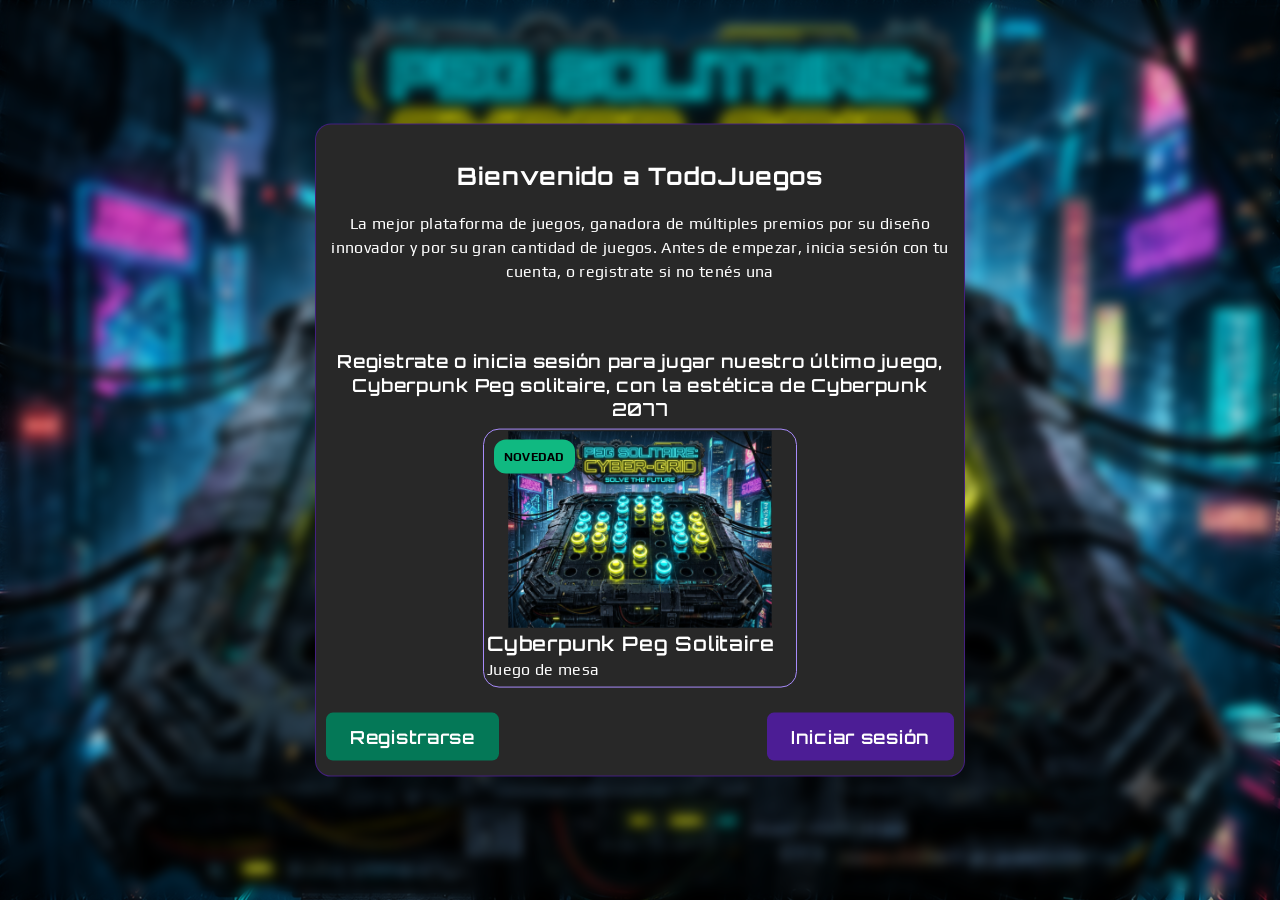
<file: index.html>
<!DOCTYPE html>
<html lang="es">

<head>
    <meta charset="UTF-8">
    <meta name="viewport" content="width=device-width, initial-scale=1.0">
    <link rel="stylesheet" href="css\globals.css">
    <link rel="stylesheet" href="css\index.css">

    <link rel="preconnect" href="https://fonts.googleapis.com">
    <link rel="preconnect" href="https://fonts.gstatic.com" crossorigin>
    <link href="https://fonts.googleapis.com/css2?family=Play:wght@400;700&display=swap" rel="stylesheet">
    <link href="https://fonts.googleapis.com/css2?family=Orbitron:wght@400..900&display=swap" rel="stylesheet">

    <title>Bienvenida - Todo Juegos</title>
</head>

<body class="background-body">
    <main class="bienvenida-main">
        <div class="bienvenida-container">
            <h2>Bienvenido a TodoJuegos</h2>
            <p>La mejor plataforma de juegos, ganadora de múltiples premios por su diseño innovador y por su gran cantidad
                de juegos. Antes de empezar, inicia sesión con tu cuenta, o registrate si no tenés una</p>
        </div>
        <div class="card-juego">
            <h4>Registrate o inicia sesión para jugar nuestro último juego, Cyberpunk Peg solitaire,
                con la estética de Cyberpunk 2077</h4>

            <div class="foto-juego-novedad">
                <p class="cartel-novedad">NOVEDAD</p>
                <img class="foto-juego" src="img/bienvenida/juego.svg" alt="Juego">
                <h3 class="texto-sin-margen">Cyberpunk Peg Solitaire</h3>
                <p class="texto-sin-margen">Juego de mesa</p>
            </div>
        </div>

        <div class="botones">
            <a href="registro.html">
                <button class="boton-primario">
                    <h4 class="texto-sin-margen">Registrarse</h4>
                </button>
            </a>

            <a href="login.html">
                <button class="boton-secundario">
                    <h4 class="texto-sin-margen">Iniciar sesión</h4>
                </button>
            </a>
        </div>
    </main>
</body>

</html>
</file>
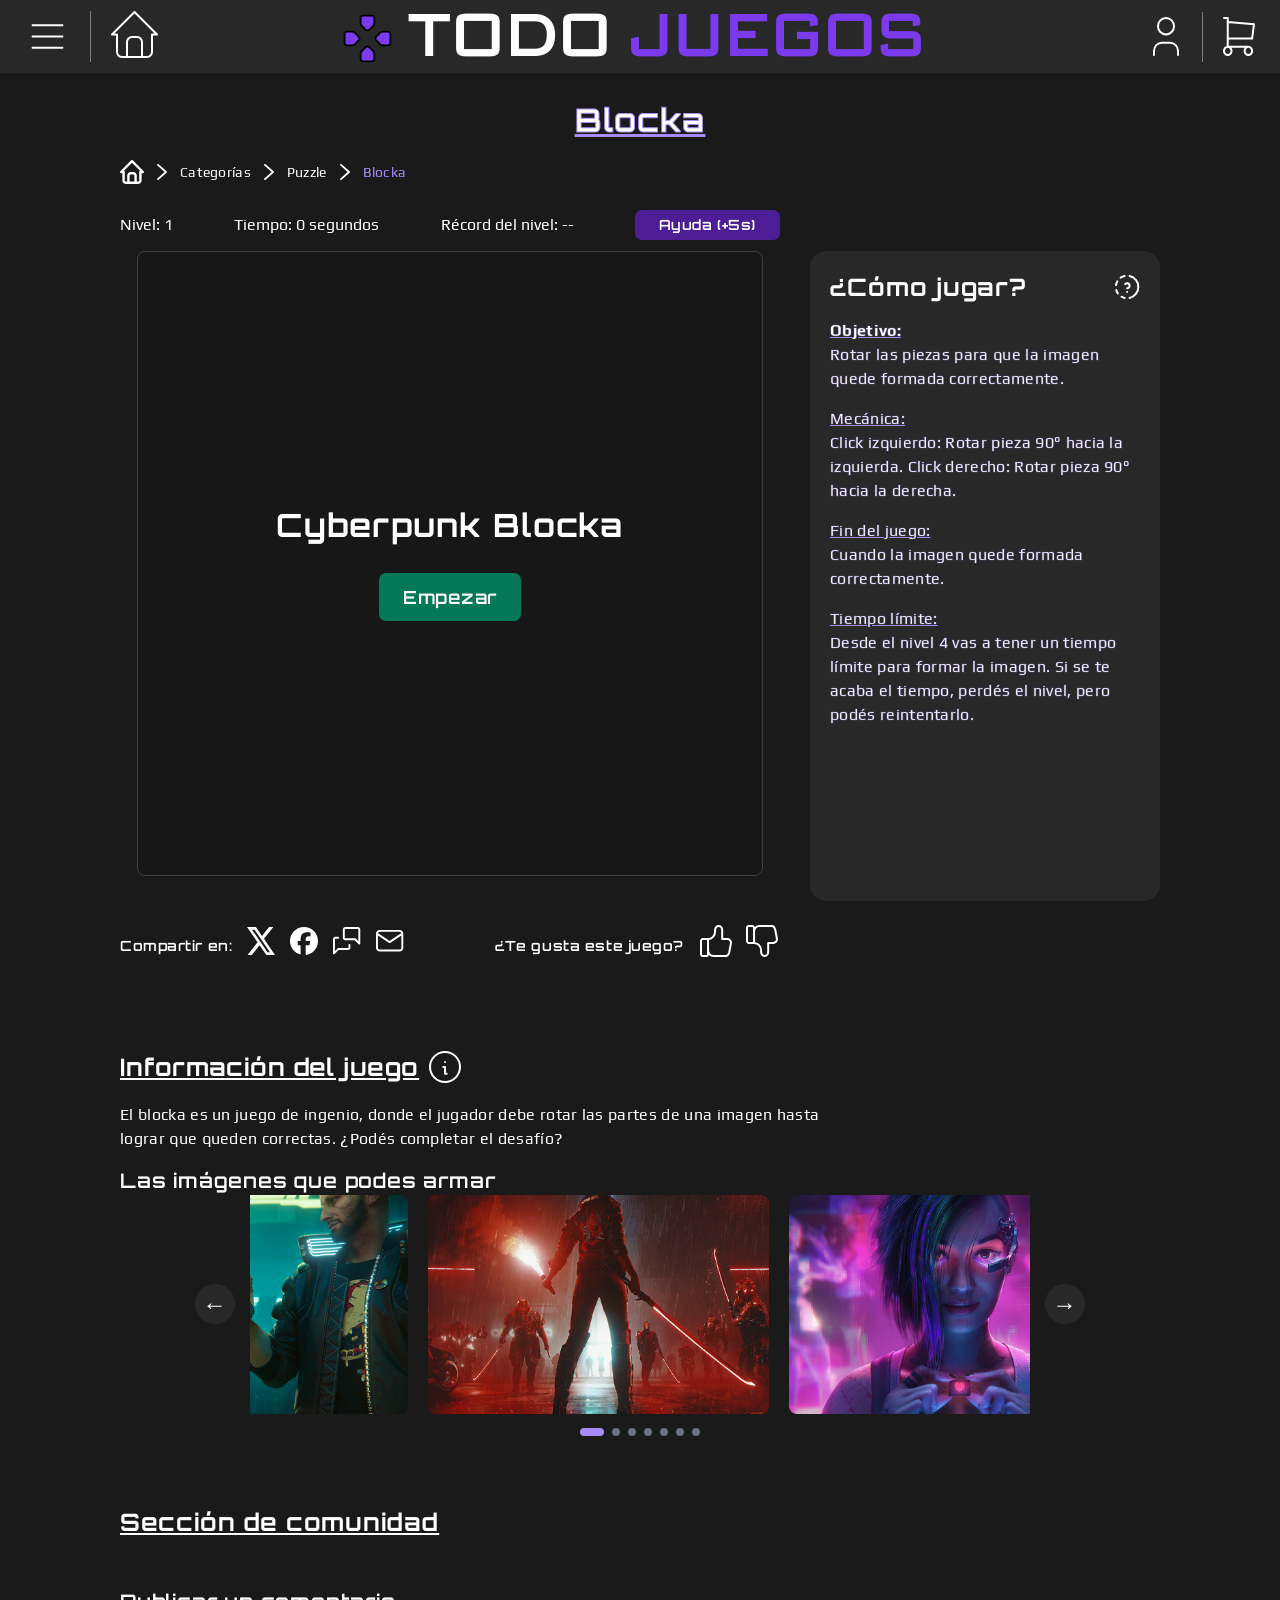
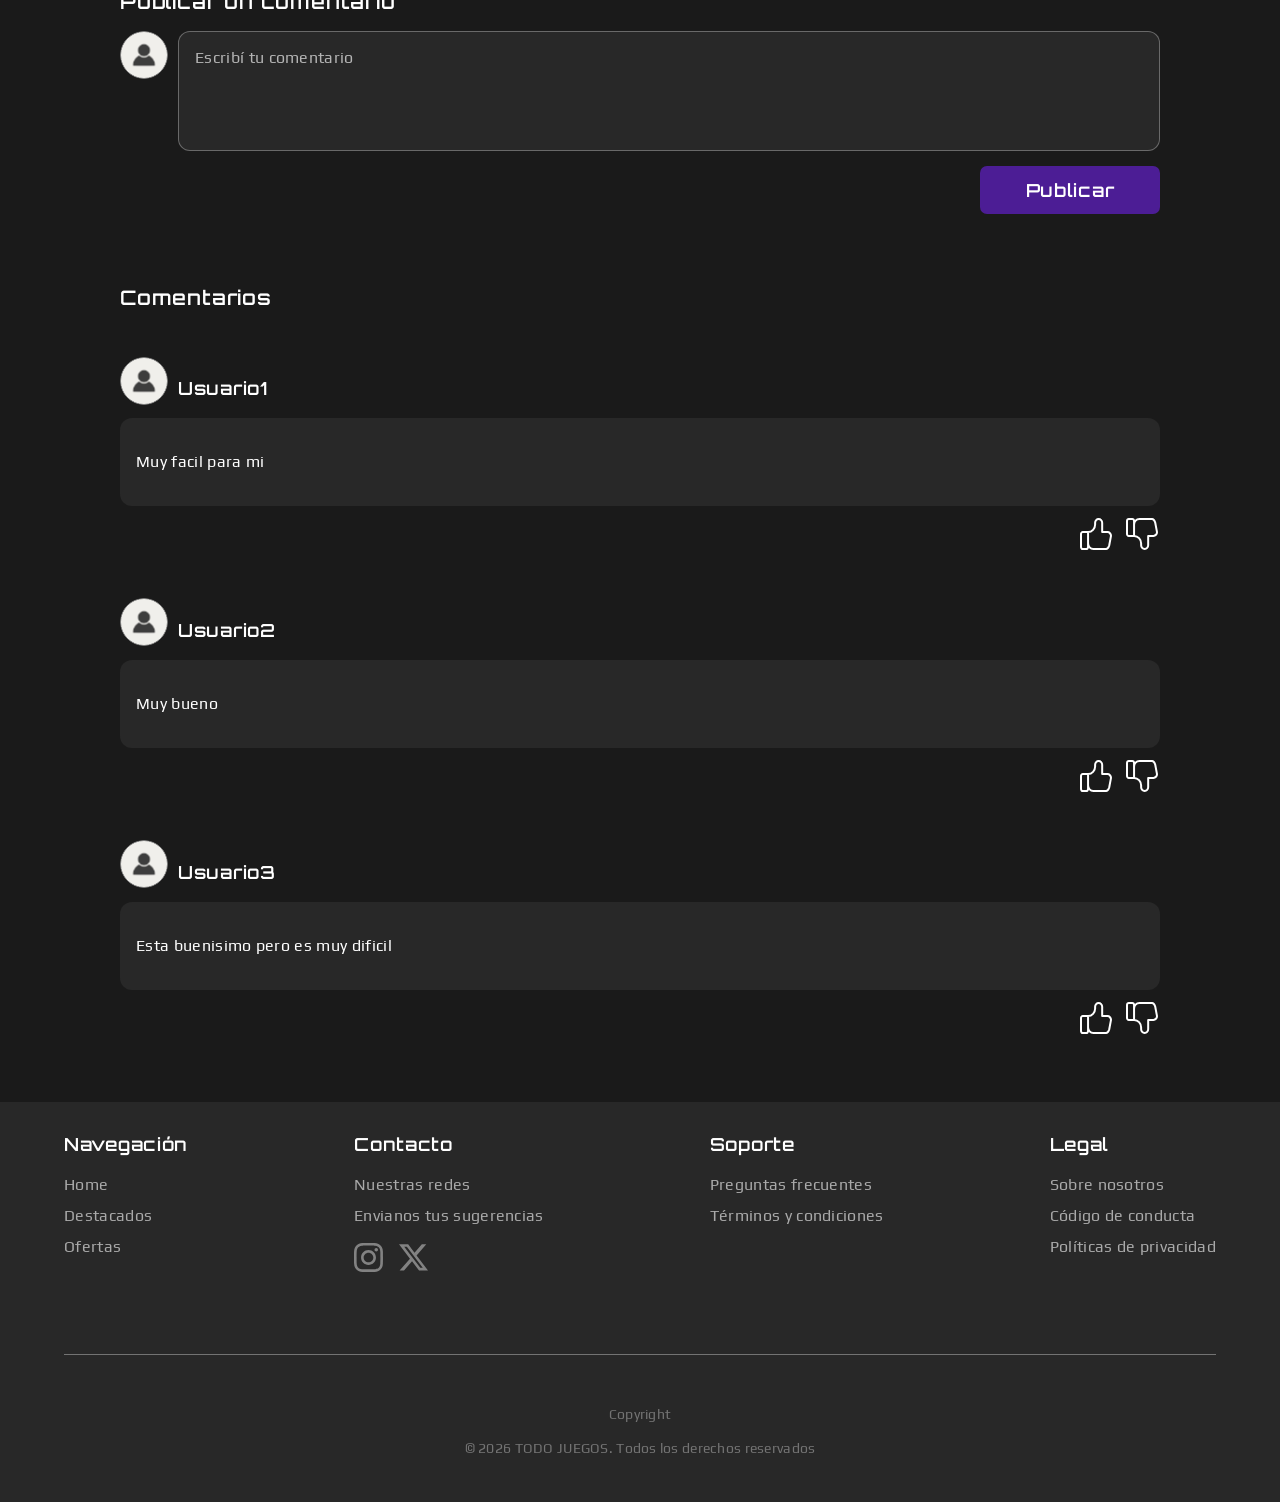
<file: blocka.html>
<!DOCTYPE html>
<html>
<head>
    <meta charset="UTF-8">
    <meta name="viewport" content="width=device-width, initial-scale=1.0">
    <link rel="preconnect" href="https://googleapis.com">
    <link rel="preconnect" href="https://gstatic.com" crossorigin>
    <link href="https://fonts.googleapis.com/css2?family=Play:wght@400;700&display=swap" rel="stylesheet">
    <link href="https://fonts.googleapis.com/css2?family=Orbitron:wght@400..900&display=swap" rel="stylesheet">
    <link href="https://fonts.googleapis.com/css2?family=Science+Gothic:wght@100..900&display=swap" rel="stylesheet">
    
    <title>Blocka</title>

  <link rel="stylesheet" href="css\globals.css">
  <link rel="stylesheet" href="css\juego.css">
  <link rel="stylesheet" href="css\carrusel.css">
</head>

<body>

  <header class="nav-bar">
          <div class="logo-con-menu-y">
              <div class="iconos">
                  <button class="tabler-icon-menu menu-toggle" type="button" aria-label="Abrir menú" aria-expanded="false" aria-controls="menu-overlay">
                      <img class="icono-menu" src="img/header/menu-hamburguesa.svg" alt="" />
                  </button>
                  <img class="linea-separadora" src="img/header/linea-separadora.svg" alt="" />
                  <a href="home.html">
                    <div class="tabler-icon-home"><img class="icono-home" src="img/header/header-home.svg" alt="Inicio" /></div>
                  </a>
                  
              </div>
              <div class="logo">
                  <div class="lucide-gamepad"><img class="logo-icono" src="img/header/logo-dibujo.svg" alt="" /></div>
                  <div class="logo-texto">TODO</div>
                  <div class="logo-insignia">JUEGOS</div>
              </div>
              <div class="perfil">
                  <button class="perfil-toggle" type="button" aria-label="Abrir menú de perfil" aria-expanded="false" aria-controls="perfil-dropdown">
                      <img class="perfil-avatar" src="img/header/perfil-header.svg" alt="" />
                  </button>
                  <div class="perfil-dropdown" id="perfil-dropdown" hidden>
                      <div class="perfil-opcion">Mis juegos</div>
                      <button class="perfil-cerrar-sesion" type="button">Cerrar sesión</button>
                  </div>
                  <img class="linea-separadora" src="img/header/linea-separadora.svg" alt="" />
                  <img class="perfil-flecha" src="img/header/carrito-simple.svg" alt="" />
              </div>
          </div>
  </header>

    <div class="menu-overlay" id="menu-overlay" aria-hidden="true">
        <nav class="menu-panel" aria-label="Menú principal">
            <div class="menu-columna">
                  <a href="home.html">
                    <h1>Home</h1>
                </a>      
            </div>
            <div class="menu-columna">
                <h1>Categorias</h1>
            </div>

            <div class="menu-columna">
                <h1>Ofertas</h1>
            </div>

            <div class="menu-columna">
                <h1>Mi perfil</h1>
            </div>
            <div class="menu-columna">
              <h1>Seguinos</h1>
              <div class="menu-social-links">
                <a href="https://x.com" target="_blank" rel="noopener" aria-label="X">
                    <img src="assets/x.svg" alt="">
                </a>
                <a href="https://instagram.com" target="_blank" rel="noopener" aria-label="Instagram">
                    <img src="assets/instagram.svg" alt="">
                </a>
                  
                <a href="https://facebook.com" target="_blank" rel="noopener" aria-label="Facebook">
                    <img src="assets/facebook.svg" alt="">
                </a>
            </div>
          </div>
            <div class="menu-columna">
                <button class="menu-cerrar-sesion" type="button">Cerrar sesión</button>
            </div>
        </nav>
    </div>

  <main>
    <div class="contenedor-padding">

      <section class="juego-seccion">

          <h1 class="titulo-juego">
              <u>Blocka</u>
          </h1>

          <div class="breadcrumbs">

                  <a href="home.html" class="breadcrumb-inicio">
                  <img src="img/juego/breadcrumbs/breadcrumb-home.svg" alt="Inicio">
              </a>

              <img
                  class="breadcrumb-flecha"
                  src="img/juego/breadcrumbs/breadcrumb-flecha.svg"
                  alt=""
              >

              <a href="#" class="breadcrumb-item">
                  Categorías
              </a>

              <img
                  class="breadcrumb-flecha"
                  src="img/juego/breadcrumbs/breadcrumb-flecha.svg"
                  alt=""
              >

              <a href="#" class="breadcrumb-item">
                  Puzzle
              </a>

              <img
                  class="breadcrumb-flecha"
                  src="img/juego/breadcrumbs/breadcrumb-flecha.svg"
                  alt=""
              >

              <span class="breadcrumb-actual">
                  Blocka
              </span>

          </div>

          <div class="juego-con-ayuda">

              <div class="juego">
                <section class="hud-panel" hidden>
                    <div id="level-display">Nivel: <span id="current-level">1</span></div>
                    <div id="timer" >Tiempo: 0 segundos</div>
                    <div id="record">Récord del nivel: --</div>
                    <div class="hud-buttons">
                        <button id="btn-help" onclick="darAyuda()" class="boton-ejecucion-juego">Ayuda (+5s)</button>
                        
                    </div>
                </section>

                <section class="canvas-wrapper">
                    <section id="pantalla-inicio" class="pantalla-inicio" aria-labelledby="titulo-inicio">
                        <h1 id="titulo-inicio">Cyberpunk Blocka</h1>
                        <button type="button" class="boton-primario" onclick="empezarJuego()">Empezar</button>
                    </section>
                    <section id="selector-piezas" class="selector-piezas" aria-labelledby="titulo-selector-piezas" hidden>
                        <h2 id="titulo-selector-piezas">Elegí la dificultad</h2>
                        <p class="selector-piezas-subtitulo">
                            La cantidad de piezas se mantiene en todos los niveles.
                            El tiempo límite <strong>no</strong> cambia con la cantidad,
                            así que con más piezas tenés menos segundos por pieza.
                        </p>
                        <div id="botones-piezas" class="selector-piezas-botones"></div>
                    </section>
                    <section id="selector-imagen" class="selector-imagen" aria-label="Selección de imagen" hidden>
                        <h2>Preparando nivel</h2>
                        <div id="miniaturas-imagenes" class="miniaturas-imagenes"></div>
                        <p id="estado-sorteo" class="estado-sorteo" role="status" aria-live="polite">Seleccionando imagen...</p>
                        <div class="resultado-acciones">
                            <button type="button" id="btn-reintentar-imagen" class="boton-ejecucion-juego" onclick="reintentarNivel()" hidden>Reintentar</button>
                        </div>
                    </section>
                    <section id="resultado-nivel" class="resultado-nivel" aria-live="polite" hidden>
                        <h2 id="resultado-titulo"></h2>
                        <p id="resultado-detalle"></p>
                        <div class="resultado-acciones">
                            <button type="button" class="boton-ejecucion-juego" onclick="volverAlPrincipio()">Volver al principio</button>
                            <button id="btn-reintentar-nivel" type="button" class="boton-ejecucion-juego" onclick="reintentarNivel()" hidden>Reintentar nivel</button>
                            <button id="btn-siguiente-nivel" type="button" class="boton-ejecucion-juego" onclick="siguienteNivel()">Siguiente nivel</button>
                        </div>
                    </section>
                    <canvas id="game-canvas"  hidden></canvas>
                </section>
              </div>

              <aside class="ayuda">

                  <div class="ayuda-cabecera">
                      <h2 class="texto-sin-margen">
                          ¿Cómo jugar?
                      </h2>

                      <button
                          type="button"
                          class="ayuda-icono"
                          aria-label="Cerrar ayuda"
                      >
                          <img
                              src="img/juego/instrucciones-juego/help.svg"
                              alt=""
                          >
                      </button>
                  </div>

                  <div class="ayuda-texto">

                      <p>
                           <strong><u>Objetivo:</u> </strong> <br>
                          Rotar las piezas para que la imagen quede formada correctamente.
                      </p>

                      <p>
                          <u>Mecánica:</u><br>
                          Click izquierdo: Rotar pieza 90° hacia la izquierda.
                          Click derecho: Rotar pieza 90° hacia la derecha.
                      </p>

                      <p>
                          <u>Fin del juego:</u><br>
                          Cuando la imagen quede formada correctamente.
                      </p>

                      <p>
                          <u>Tiempo límite:</u><br>
                          Desde el nivel 4 vas a tener un tiempo límite para formar la imagen.
                          Si se te acaba el tiempo, perdés el nivel, pero podés reintentarlo.
                      </p>

                  </div>

              </aside>

          </div>

          <div class="compartir-valoracion">

              <div class="compartir">

                  <h4 class="compartir-titulo">
                      Compartir en:
                  </h4>

                  <p class="compartir-icono" aria-label="Compartir">
                      <img src="img/juego/compartir/x.svg" alt="">
                  </p>

                  <p class="compartir-icono" aria-label="Compartir en redes">
                      <img src="img/juego/compartir/facebook.svg" alt="">
                  </p>

                  <p class="compartir-icono" aria-label="Compartir">
                      <img src="img/juego/compartir/mensaje.svg" alt="">
                  </p>

                  <p class="compartir-icono" aria-label="Compartir">
                      <img src="img/juego/compartir/email.svg" alt="">
                  </p>

              </div>

              <div class="valoracion">

                  <h4 class="valoracion-pregunta">
                      ¿Te gusta este juego?
                  </h4>

                  <div class="reacciones">

                      <button type="button" class="boton-reaccion-like" aria-pressed="false">
                          <img class="icon--default" src="img/juego/like-dislike/like.svg" alt="Me gusta">
                          <img class="icon--hover" src="img/juego/like-dislike/corazon.svg" alt="Me gusta seleccionado">
                      </button>

                      <button type="button" class="boton-reaccion-dislike" aria-pressed="false">
                          <img class="icon--default" src="img/juego/like-dislike/dislike.svg" alt="No me gusta">
                          <img class="icon--hover" src="img/juego/like-dislike/corazon-dislike.svg" alt="No me gusta seleccionado">
                      </button>

                  </div>

              </div>

          </div>

      </section>

      <section class="informacion-juego">

        <div class="seccion-cabecera">

              <h2 class="texto-sin-margen">
                  <u>Información del juego</u> 
              </h2>

              <img
                  class="info-icono"
                  src="img/juego/informacion/informacion.svg"
                  alt=""
              >

          </div>

          <p class="descripcion-juego">
              El blocka es un juego de ingenio, donde el jugador debe rotar las partes de una imagen hasta lograr que 
              queden correctas. ¿Podés completar el desafío?
          </p>
            
            <div class="media-seccion">

                  <h3 class="texto-sin-margen">Las imágenes que podes armar</h3>

                  <div class="carrusel">

                      <button class="carrusel-anterior" type="button" aria-label="Anterior">
                          ←
                      </button>

                      <div class="carrusel-ventana">

                          <div class="carrusel-contenido">

                            <img
                                class="media-imagen"
                                src="img/blocka/foto1.jpeg"
                                alt="Imagen 1"
                            >

                            <img
                                class="media-imagen"
                                src="img/blocka/foto2.png"
                                alt="Imagen 2"
                            >
                            <img
                                class="media-imagen"
                                src="img/blocka/foto3.png"
                                alt="Imagen 3"
                            >
                            <img
                                class="media-imagen"
                                src="img/blocka/foto4.jpeg"
                                alt="Imagen 4"
                            >

                            <img
                                class="media-imagen"
                                src="img/blocka/foto5.jpg"
                                alt="Imagen 5"
                            >

                            <img
                                class="media-imagen"
                                src="img/blocka/foto6.jpg"
                                alt="Imagen 6"
                            >

                            <img
                                class="media-imagen"
                                src="img/blocka/foto7.jpg"
                                alt="Imagen 7"
                            >

                        </div>

                      </div>

                      <button class="carrusel-siguiente" type="button" aria-label="Siguiente">
                          →
                      </button>

                  </div>

                  <div class="carrusel-indicador" role="img" aria-label="Posición 1 de 7"></div>

            </div>

      </section>

      <section class="comunidad">

          <h2 class="comunidad-titulo">
              <u>Sección de comunidad</u>
          </h2>

          <div class="publicar-comentario">

              <h3 class="subtitulo-comentario">
                  Publicar un comentario
              </h3>

              <div class="comentario-input">

                  <div class="usuario-input">

                        <img class="avatar"
                            src="img/juego/comunidad/avatar-placeholder.svg"
                            alt="Avatar del usuario">
                      
                      <div class="input-comentarios">
                          <span class="comentario-placeholder">
                              Escribí tu comentario
                          </span>
                      </div>

                  </div>

                  <button
                      type="button"
                      class="boton-secundario boton-publicar"
                  >
                      Publicar
                  </button>

              </div>

          </div>

          <div class="comentarios">

              <h3 class="subtitulo-comentario">
                  Comentarios
              </h3>

              <article class="comentario">

                  <div class="comentario-usuario">

                      <img class="avatar"
                        src="img/juego/comunidad/avatar-placeholder.svg"
                        alt="Avatar del usuario">

                      <h4>
                          Usuario1
                      </h4>

                  </div>

                  <div class="comentario-contenido">
                      <p>
                          Muy facil para mi
                      </p>
                  </div>

                  <div class="comentario-reacciones">

                      <button type="button" class="boton-reaccion-like" aria-pressed="false">
                          <img class="icon--default" src="img/juego/like-dislike/like.svg" alt="Me gusta">
                          <img class="icon--hover" src="img/juego/like-dislike/corazon.svg" alt="Me gusta seleccionado">
                      </button>

                      <button type="button" class="boton-reaccion-dislike" aria-pressed="false">
                          <img class="icon--default" src="img/juego/like-dislike/dislike.svg" alt="No me gusta">
                          <img class="icon--hover" src="img/juego/like-dislike/corazon-dislike.svg" alt="No me gusta seleccionado">
                      </button>

                  </div>

              </article>

              <article class="comentario">

                  <div class="comentario-usuario">

                      <img class="avatar"
                        src="img/juego/comunidad/avatar-placeholder.svg"
                        alt="Avatar del usuario">

                      <h4>
                          Usuario2
                      </h4>

                  </div>

                  <div class="comentario-contenido">
                      <p>
                          Muy bueno
                      </p>
                  </div>

                  <div class="comentario-reacciones">

                      <button type="button" class="boton-reaccion-like" aria-pressed="false">
                          <img class="icon--default" src="img/juego/like-dislike/like.svg" alt="Me gusta">
                          <img class="icon--hover" src="img/juego/like-dislike/corazon.svg" alt="Me gusta seleccionado">
                      </button>

                      <button type="button" class="boton-reaccion-dislike" aria-pressed="false">
                          <img class="icon--default" src="img/juego/like-dislike/dislike.svg" alt="No me gusta">
                          <img class="icon--hover" src="img/juego/like-dislike/corazon-dislike.svg" alt="No me gusta seleccionado">
                      </button>

                  </div>

              </article>

              <article class="comentario">

                  <div class="comentario-usuario">

                      <img class="avatar"
                        src="img/juego/comunidad/avatar-placeholder.svg"
                        alt="Avatar del usuario">

                      <h4>
                          Usuario3
                      </h4>

                  </div>

                  <div class="comentario-contenido">
                      <p>
                          Esta buenisimo pero es muy dificil
                      </p>
                  </div>

                  <div class="comentario-reacciones">

                    <button type="button" class="boton-reaccion-like" aria-pressed="false">
                        <img class="icon--default" src="img/juego/like-dislike/like.svg" alt="Me gusta">
                        <img class="icon--hover" src="img/juego/like-dislike/corazon.svg" alt="Me gusta seleccionado">
                    </button>

                      <button type="button" class="boton-reaccion-dislike" aria-pressed="false">
                          <img class="icon--default" src="img/juego/like-dislike/dislike.svg" alt="No me gusta">
                          <img class="icon--hover" src="img/juego/like-dislike/corazon-dislike.svg" alt="No me gusta seleccionado">
                      </button>

                  </div>

              </article>

          </div>

      </section>

    </div>
    
  </main>
</body>

  <footer>
        <div class="footer-container">
            
            <div class="footer-col">
                <h4 class="footer-heading">Navegación</h4>
                <ul class="footer-links">
                    <li><a href="home.html">Home</a></li>
                    <li><a href="#">Destacados</a></li>
                    <li><a href="#">Ofertas</a></li>
                </ul>
            </div>

            <div class="footer-col">
                <h4 class="footer-heading">Contacto</h4>
                <ul class="footer-links">
                    <li><a href="#">Nuestras redes</a></li>
                    <li><a href="#">Envianos tus sugerencias</a></li>
                    <div class="social-icons">
                        <a href="https://instagram.com" class="social-link" target="_blank" rel="noopener">
                            <img src="assets/instagram.svg" alt="Instagram" class="social-icon-img">
                        </a>
                        <a href="https://x.com/" class="social-link" target="_blank" rel="noopener">
                            <img src="assets/x.svg" alt="X/Twitter" class="social-icon-img">
                        </a>
                    </div>
                </ul>
            </div>

            <div class="footer-col">
                <h4 class="footer-heading">Soporte</h4>
                <ul class="footer-links">
                    <li><a href="#">Preguntas frecuentes</a></li>
                    <li><a href="#">Términos y condiciones</a></li>
                </ul>
            </div>

            <div class="footer-col">
                <h4 class="footer-heading">Legal</h4>
                <ul class="footer-links">
                    <li><a href="#">Sobre nosotros</a></li>
                    <li><a href="#">Código de conducta</a></li>
                    <li><a href="#">Políticas de privacidad</a></li>
                </ul>
            </div>

        </div> 
        <div class="footer-bottom">
            <p>Copyright</p>
            <p>© 2026 TODO JUEGOS. Todos los derechos reservados</p>
        </div>   
  </footer>
<script src="js/carrusel.js"></script>
<script src="js/reacciones.js"></script>

<script src="js/blocka/filters.js"></script>
<script src="js/blocka/imagenes-data.js"></script>
<script src="js/blocka/selector-imagen.js"></script>
<script src="js/blocka/records.js"></script>
<script src="js/blocka/game.js"></script>
<script src="js/blocka/canvas.js"></script>
<script src="js/menu.js"></script>
</html>
</file>
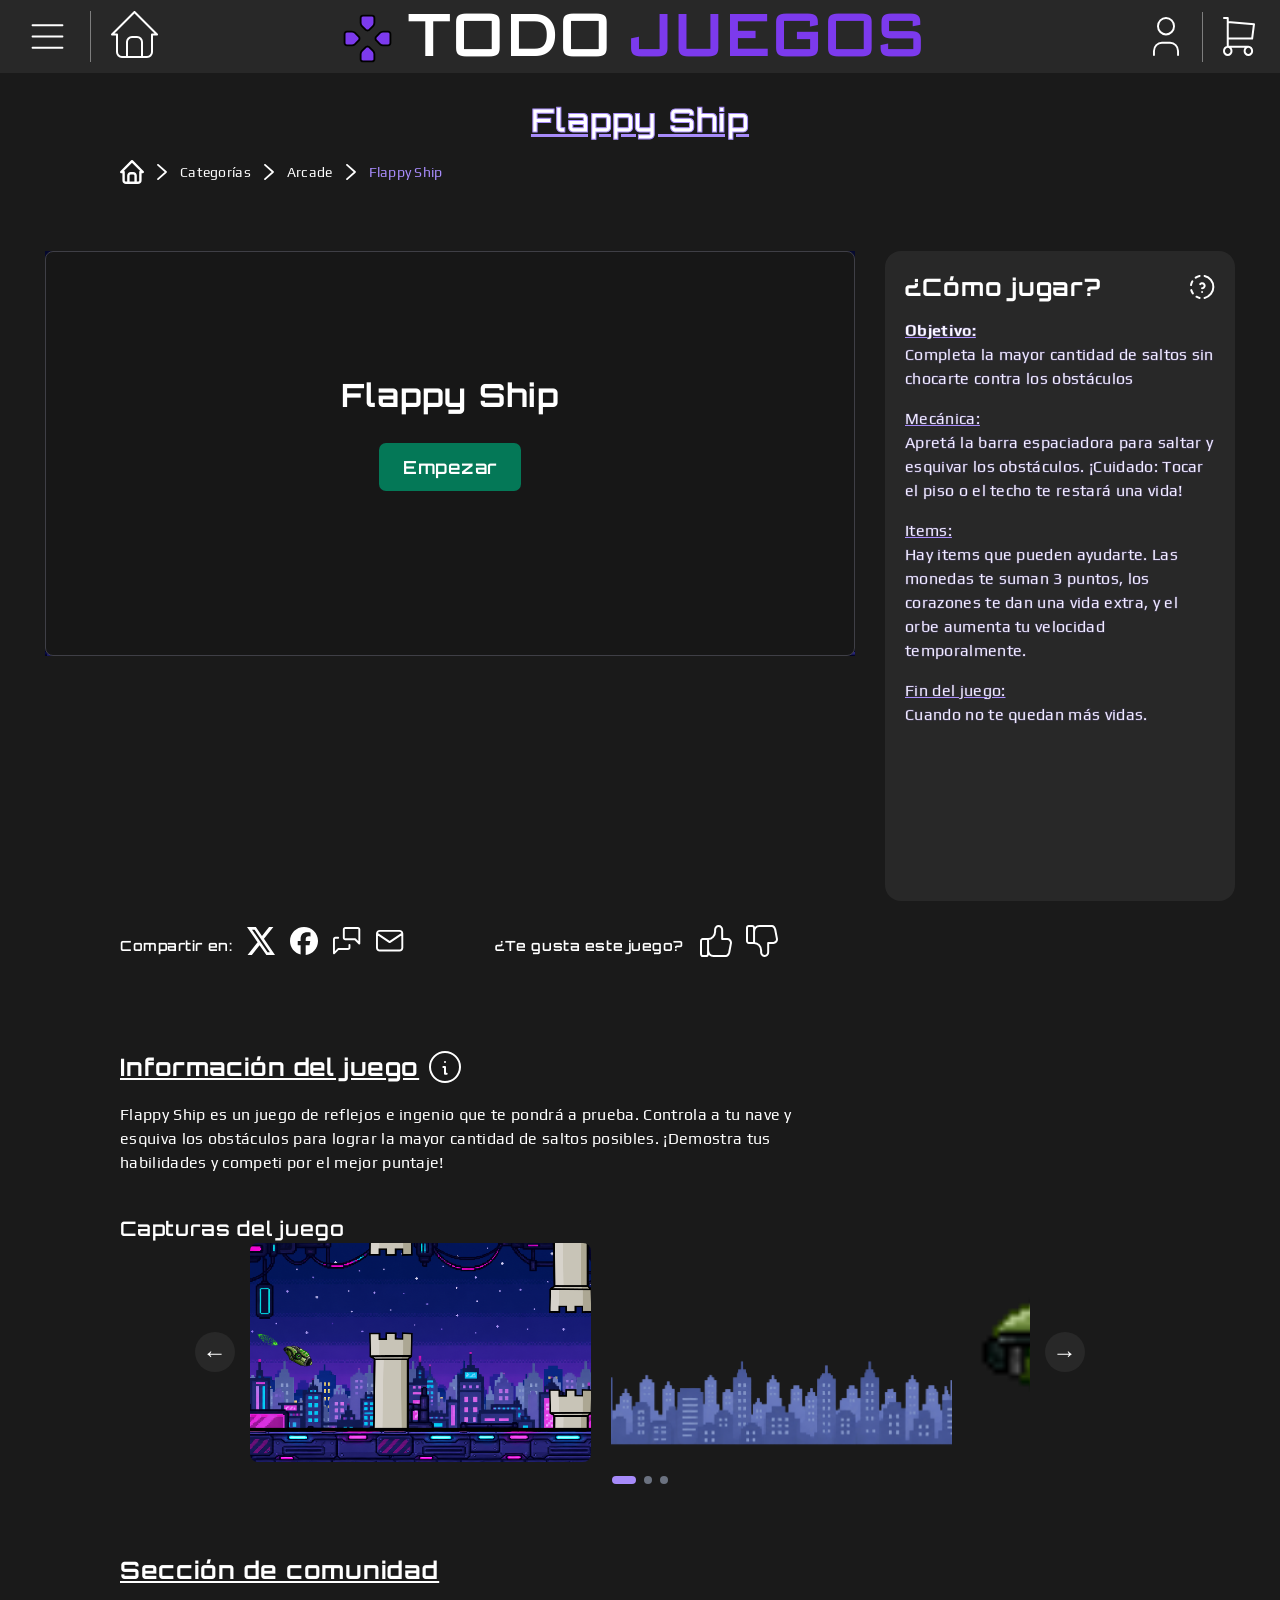
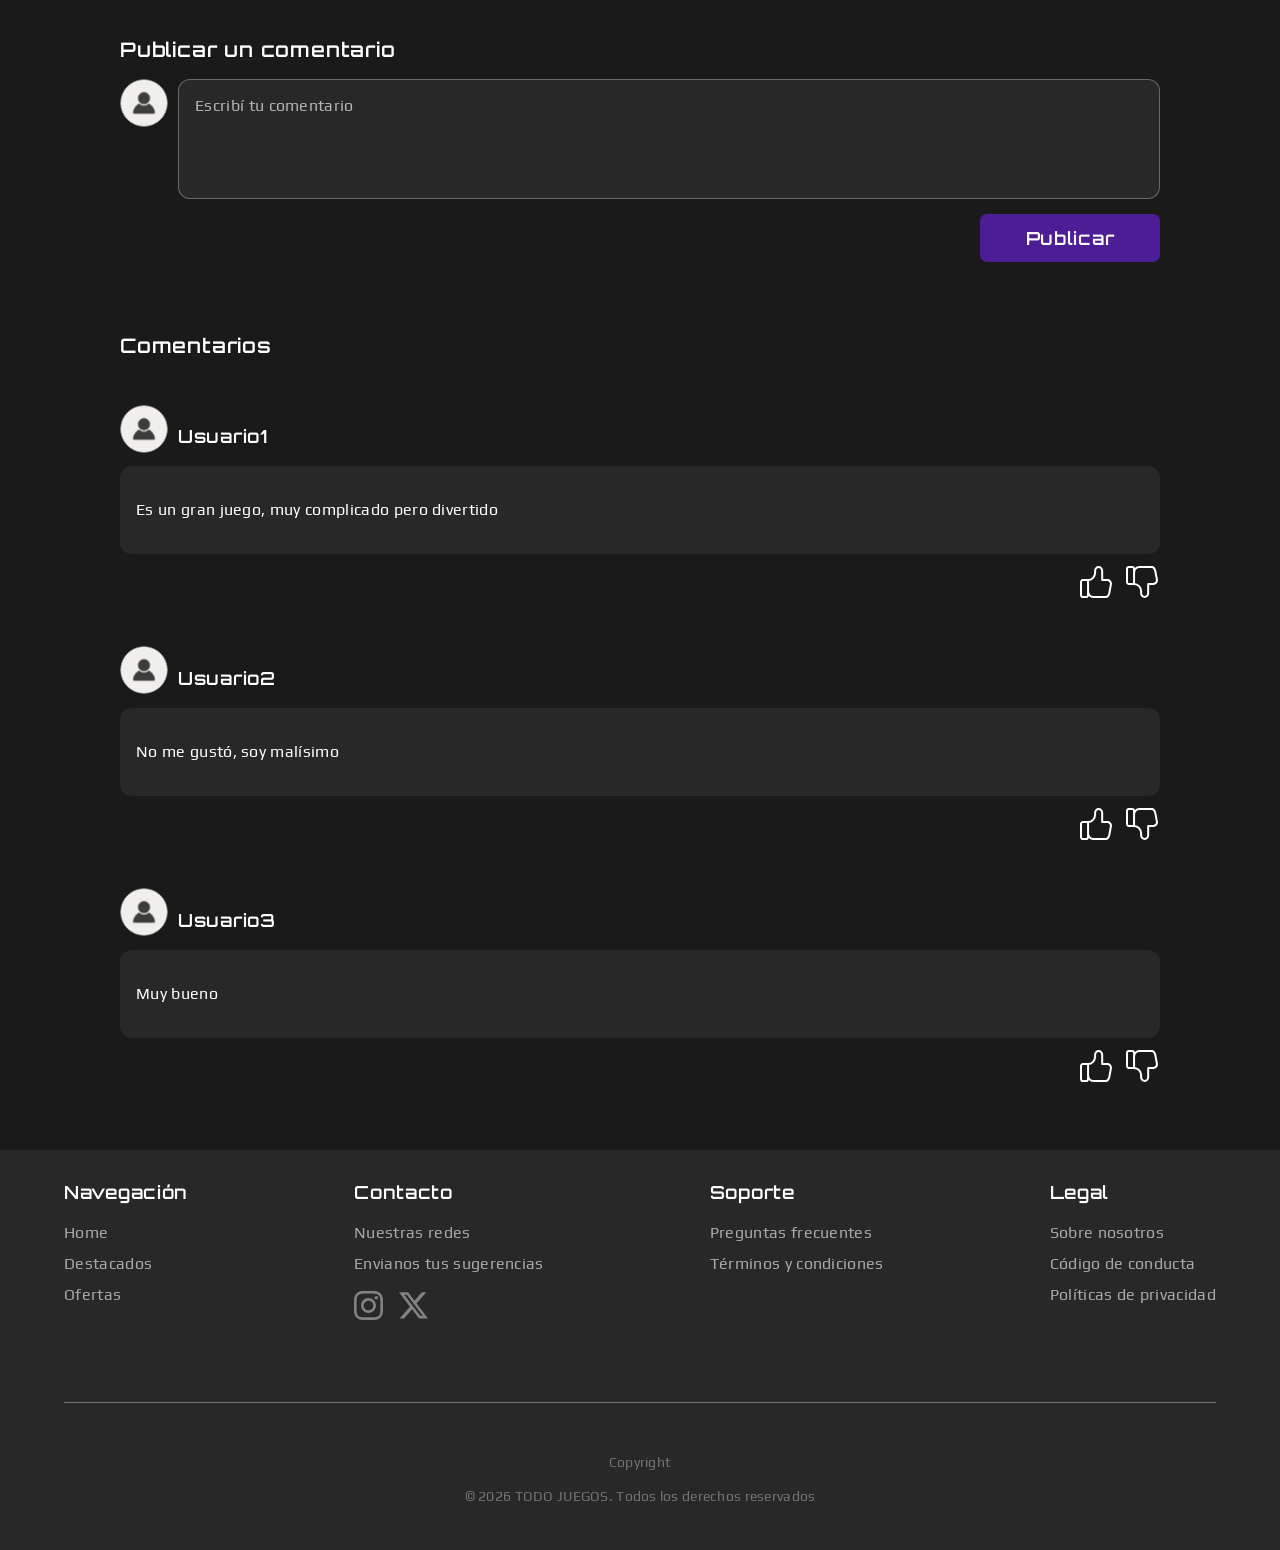
<file: flappy.html>
<!DOCTYPE html>
<html>
  <head>
    <meta charset="UTF-8">
    <meta name="viewport" content="width=device-width, initial-scale=1.0">
    <link rel="preconnect" href="https://googleapis.com">
    <link rel="preconnect" href="https://gstatic.com" crossorigin>
    <link href="https://fonts.googleapis.com/css2?family=Play:wght@400;700&display=swap" rel="stylesheet">
    <link href="https://fonts.googleapis.com/css2?family=Orbitron:wght@400..900&display=swap" rel="stylesheet">
    <link href="https://fonts.googleapis.com/css2?family=Science+Gothic:wght@100..900&display=swap" rel="stylesheet">

    <title>Flappy Ship</title>

    <link rel="stylesheet" href="css\globals.css">
    <link rel="stylesheet" href="css/juego.css">
    <link rel="stylesheet" href="css\carrusel.css">
    <link rel="stylesheet" href="css\flappy/flappy.css">
  </head>

  <body>

    <header class="nav-bar">
      <div class="logo-con-menu-y">
        <div class="iconos">
          <button class="tabler-icon-menu menu-toggle" type="button" aria-label="Abrir menú" aria-expanded="false" aria-controls="menu-overlay">
            <img class="icono-menu" src="img/header/menu-hamburguesa.svg" alt="" />
          </button>
          <img class="linea-separadora" src="img/header/linea-separadora.svg" alt="" />
          <a href="home.html">
            <div class="tabler-icon-home"><img class="icono-home" src="img/header/header-home.svg" alt="Inicio" /></div>
          </a>

        </div>
        <div class="logo">
          <div class="lucide-gamepad"><img class="logo-icono" src="img/header/logo-dibujo.svg" alt="" /></div>
          <div class="logo-texto">TODO</div>
          <div class="logo-insignia">JUEGOS</div>
        </div>
        <div class="perfil">
          <button class="perfil-toggle" type="button" aria-label="Abrir menú de perfil" aria-expanded="false" aria-controls="perfil-dropdown">
            <img class="perfil-avatar" src="img/header/perfil-header.svg" alt="" />
          </button>
          <div class="perfil-dropdown" id="perfil-dropdown" hidden>
            <div class="perfil-opcion">Mis juegos</div>
            <button class="perfil-cerrar-sesion" type="button">Cerrar sesión</button>
          </div>
          <img class="linea-separadora" src="img/header/linea-separadora.svg" alt="" />
          <img class="perfil-flecha" src="img/header/carrito-simple.svg" alt="" />
        </div>
      </div>
    </header>

    <div class="menu-overlay" id="menu-overlay" aria-hidden="true">
      <nav class="menu-panel" aria-label="Menú principal">
        <div class="menu-columna">
          <a href="home.html">
            <h1>Home</h1>
          </a>
        </div>
        <div class="menu-columna">
          <h1>Categorias</h1>
        </div>

        <div class="menu-columna">
          <h1>Ofertas</h1>
        </div>

        <div class="menu-columna">
          <h1>Mi perfil</h1>
        </div>
        <div class="menu-columna">
          <h1>Seguinos</h1>
          <div class="menu-social-links">
            <a href="https://x.com" target="_blank" rel="noopener" aria-label="X">
              <img src="assets/x.svg" alt="">
            </a>
            <a href="https://instagram.com" target="_blank" rel="noopener" aria-label="Instagram">
              <img src="assets/instagram.svg" alt="">
            </a>

            <a href="https://facebook.com" target="_blank" rel="noopener" aria-label="Facebook">
              <img src="assets/facebook.svg" alt="">
            </a>
          </div>
        </div>
        <div class="menu-columna">
          <button class="menu-cerrar-sesion" type="button">Cerrar sesión</button>
        </div>
      </nav>
    </div>

    <main>
      <div class="contenedor-padding">
        <!-- ==================== JUEGO ==================== -->

        <section class="juego-seccion">

          <h1 class="titulo-juego">
            <u>Flappy Ship</u>
          </h1>

          <div class="breadcrumbs">

            <a href="home.html" class="breadcrumb-inicio">
              <img src="img/juego/breadcrumbs/breadcrumb-home.svg" alt="Inicio">
            </a>

            <img
              class="breadcrumb-flecha"
              src="img/juego/breadcrumbs/breadcrumb-flecha.svg"
              alt=""
            >

            <a href="#" class="breadcrumb-item">
              Categorías
            </a>

            <img
              class="breadcrumb-flecha"
              src="img/juego/breadcrumbs/breadcrumb-flecha.svg"
              alt=""
            >

            <a href="#" class="breadcrumb-item">
              Arcade
            </a>

            <img
              class="breadcrumb-flecha"
              src="img/juego/breadcrumbs/breadcrumb-flecha.svg"
              alt=""
            >

            <span class="breadcrumb-actual">
              Flappy Ship
            </span>

          </div>


          <section class="juego-con-ayuda">

            <div class="juego">

              <div class="hud" hidden>
                <div class="hud-tiempo">
                  <span class="hud-tiempo-etiqueta">Puntaje:</span>
                  <span id="puntaje">0</span>
                </div>
                <div class="hud-tiempo">
                  <span class="hud-tiempo-etiqueta">Vidas:</span>
                  <span id="vidas">7</span>
                </div>

                <div class="hud-tiempo">
                  <span class="hud-tiempo-etiqueta">Récord:</span>
                  <span id="record-flappy">0</span>
                </div>
              </div>

              <section class="canvas-wrapper">
                <div class="escena" id="escena">

                  
                  <div class="capa capa-cielo"    data-velocidad="8"></div>
                  <div class="capa capa-lejana"   data-velocidad="20"></div>
                  <div class="capa capa-media"    data-velocidad="45"></div>
                  <div class="capa capa-cercana"  data-velocidad="90"></div>

                  
                  <div class="tuberias" id="tuberias"></div>
                  <div class="items" id="items"></div>
                  <div class="piso" data-velocidad="180"></div>

                 
                  <div id="nave" class="nave-vuelo"></div>

                  
                  <section id="pantalla-inicio" class="pantalla-inicio">
                    <h1>Flappy Ship</h1>
                    <button id="mostrar-dificultades" type="button" class="boton-primario">
                      Empezar
                    </button>
                    <p id="estado-carga" class="estado-carga" aria-live="polite"></p>
                  </section>

                  <section id="pantalla-dificultad" class="pantalla-dificultad" hidden>
                    <h2>Elegí la dificultad</h2>
                    <div class="opciones-dificultad">
                      <button id="iniciar-normal" type="button" class="boton-primario">
                        <span>Normal</span>
                        <small>7 vidas · separación estándar</small>
                      </button>
                      <button id="iniciar-dificil" type="button" class="boton-primario">
                        <span>Difícil</span>
                        <small>4 vidas · tuberías más cercanas</small>
                      </button>
                    </div>
                  </section>

                  <section id="pantalla-fin" class="pantalla-fin" aria-live="polite" hidden>
                    <h2>Fin del juego</h2>
                    <p>Puntaje: <strong id="puntaje-final">0</strong></p>
                    <p>Récord: <strong id="record-final">0</strong></p>
                    <p id="nuevo-record" hidden>¡Nuevo récord!</p>
                    <button id="reiniciar-juego" type="button" class="boton-primario">
                      Reiniciar
                    </button>
                  </section>

                </div>
              </section>
            </div>


            <aside class="ayuda">

              <div class="ayuda-cabecera">
                <h2 class="texto-sin-margen">
                  ¿Cómo jugar?
                </h2>

                <button
                  type="button"
                  class="ayuda-icono"
                  aria-label="Cerrar ayuda"
                >
                  <img
                    src="img/juego/instrucciones-juego/help.svg"
                    alt=""
                  >
                </button>
              </div>

              <div class="ayuda-texto">

                <p>
                  <strong><u>Objetivo:</u> </strong> <br>
                  Completa la mayor cantidad de saltos sin chocarte contra los obstáculos
                </p>

                <p>
                  <u>Mecánica:</u><br>
                  Apretá la barra espaciadora para saltar y esquivar los obstáculos.
                  ¡Cuidado: Tocar el piso o el techo te restará una vida!
                </p>

                <p>
                  <u>Items:</u><br>
                  Hay items que pueden ayudarte.
                  Las monedas te suman 3 puntos, los corazones te dan una vida extra, y el orbe aumenta tu velocidad temporalmente.
                </p>

                <p>
                  <u>Fin del juego:</u><br>
                  Cuando no te quedan más vidas.
                </p>

              </div>

            </aside>

          </section>



          <!-- Compartir / valoración -->

          <div class="compartir-valoracion">

            <div class="compartir">

              <h4 class="compartir-titulo">
                Compartir en:
              </h4>

              <p class="compartir-icono" aria-label="Compartir">
                <img src="img/juego/compartir/x.svg" alt="">
              </p>

              <p class="compartir-icono" aria-label="Compartir en redes">
                <img src="img/juego/compartir/facebook.svg" alt="">
              </p>

              <p class="compartir-icono" aria-label="Compartir">
                <img src="img/juego/compartir/mensaje.svg" alt="">
              </p>

              <p class="compartir-icono" aria-label="Compartir">
                <img src="img/juego/compartir/email.svg" alt="">
              </p>

            </div>


            <div class="valoracion">

              <h4 class="valoracion-pregunta">
                ¿Te gusta este juego?
              </h4>

              <div class="reacciones">

                <button type="button" class="boton-reaccion-like" aria-pressed="false">
                  <img class="icon--default" src="img/juego/like-dislike/like.svg" alt="Me gusta">
                  <img class="icon--hover" src="img/juego/like-dislike/corazon.svg" alt="Me gusta seleccionado">
                </button>

                <button type="button" class="boton-reaccion-dislike" aria-pressed="false">
                  <img class="icon--default" src="img/juego/like-dislike/dislike.svg" alt="No me gusta">
                  <img class="icon--hover" src="img/juego/like-dislike/corazon-dislike.svg" alt="No me gusta seleccionado">
                </button>

              </div>

            </div>

          </div>

        </section>


        <!-- ==================== INFORMACIÓN ==================== -->

        <section class="informacion-juego">

          <div class="seccion-cabecera">

            <h2 class="texto-sin-margen">
              <u>Información del juego</u>
            </h2>

            <img
              class="info-icono"
              src="img/juego/informacion/informacion.svg"
              alt=""
            >

          </div>


          <p class="descripcion-juego">
            Flappy Ship es un juego de reflejos e ingenio que te pondrá a prueba. Controla a tu nave y esquiva los obstáculos para lograr la mayor cantidad de saltos posibles. ¡Demostra tus habilidades y competi por el mejor puntaje!
          </p>


          <div class="inspiracion">




            <div class="media-seccion">

              <h3 class="texto-sin-margen">Capturas del juego</h3>


              <div class="carrusel">

                <button class="carrusel-anterior" type="button" aria-label="Anterior">
                  ←
                </button>

                <div class="carrusel-ventana">

                  <div class="carrusel-contenido">
                    <img
                      class="media-imagen"
                      src="img/flappy/carrusel2.PNG"
                      alt="Gameplay"
                    >

                    <img
                      class="media-imagen"
                      src="img/flappy/capa-ciudad.png"
                      alt="Ciudad"
                    >

                    <img
                      class="media-imagen"
                      src="img/flappy/carrusel3.png"
                      alt="Nave"
                    >


                  </div>

                </div>

                <button class="carrusel-siguiente" type="button" aria-label="Siguiente">
                  →
                </button>

              </div>

              <div class="carrusel-indicador" role="img" aria-label="Posición 1 de 7"></div>

            </div>

          </div>

        </section>


        <!-- ==================== COMUNIDAD ==================== -->

        <section class="comunidad">

          <h2 class="comunidad-titulo">
            <u>Sección de comunidad</u>
          </h2>


          <!-- Publicar comentario -->

          <div class="publicar-comentario">

            <h3 class="subtitulo-comentario">
              Publicar un comentario
            </h3>

            <div class="comentario-input">

              <div class="usuario-input">


                <img class="avatar"
                  src="img/juego/comunidad/avatar-placeholder.svg"
                  alt="Avatar del usuario">

                <div class="input-comentarios">
                  <span class="comentario-placeholder">
                    Escribí tu comentario
                  </span>
                </div>

              </div>

              <button
                type="button"
                class="boton-secundario boton-publicar"
              >
                Publicar
              </button>

            </div>

          </div>


          <!-- Comentarios -->

          <div class="comentarios">

            <h3 class="subtitulo-comentario">
              Comentarios
            </h3>


            <article class="comentario">

              <div class="comentario-usuario">

                <img class="avatar"
                  src="img/juego/comunidad/avatar-placeholder.svg"
                  alt="Avatar del usuario">

                <h4>
                  Usuario1
                </h4>

              </div>

              <div class="comentario-contenido">
                <p>
                  Es un gran juego, muy complicado pero divertido
                </p>
              </div>

              <div class="comentario-reacciones">

                <button type="button" class="boton-reaccion-like" aria-pressed="false">
                  <img class="icon--default" src="img/juego/like-dislike/like.svg" alt="Me gusta">
                  <img class="icon--hover" src="img/juego/like-dislike/corazon.svg" alt="Me gusta seleccionado">
                </button>

                <button type="button" class="boton-reaccion-dislike" aria-pressed="false">
                  <img class="icon--default" src="img/juego/like-dislike/dislike.svg" alt="No me gusta">
                  <img class="icon--hover" src="img/juego/like-dislike/corazon-dislike.svg" alt="No me gusta seleccionado">
                </button>

              </div>

            </article>


            <article class="comentario">

              <div class="comentario-usuario">

                <img class="avatar"
                  src="img/juego/comunidad/avatar-placeholder.svg"
                  alt="Avatar del usuario">

                <h4>
                  Usuario2
                </h4>

              </div>

              <div class="comentario-contenido">
                <p>
                  No me gustó, soy malísimo
                </p>
              </div>

              <div class="comentario-reacciones">

                <button type="button" class="boton-reaccion-like" aria-pressed="false">
                  <img class="icon--default" src="img/juego/like-dislike/like.svg" alt="Me gusta">
                  <img class="icon--hover" src="img/juego/like-dislike/corazon.svg" alt="Me gusta seleccionado">
                </button>

                <button type="button" class="boton-reaccion-dislike" aria-pressed="false">
                  <img class="icon--default" src="img/juego/like-dislike/dislike.svg" alt="No me gusta">
                  <img class="icon--hover" src="img/juego/like-dislike/corazon-dislike.svg" alt="No me gusta seleccionado">
                </button>

              </div>

            </article>


            <article class="comentario">

              <div class="comentario-usuario">

                <img class="avatar"
                  src="img/juego/comunidad/avatar-placeholder.svg"
                  alt="Avatar del usuario">

                <h4>
                  Usuario3
                </h4>

              </div>

              <div class="comentario-contenido">
                <p>
                  Muy bueno
                </p>
              </div>

              <div class="comentario-reacciones">

                <button type="button" class="boton-reaccion-like" aria-pressed="false">
                  <img class="icon--default" src="img/juego/like-dislike/like.svg" alt="Me gusta">
                  <img class="icon--hover" src="img/juego/like-dislike/corazon.svg" alt="Me gusta seleccionado">
                </button>

                <button type="button" class="boton-reaccion-dislike" aria-pressed="false">
                  <img class="icon--default" src="img/juego/like-dislike/dislike.svg" alt="No me gusta">
                  <img class="icon--hover" src="img/juego/like-dislike/corazon-dislike.svg" alt="No me gusta seleccionado">
                </button>

              </div>

            </article>

          </div>

        </section>


      </div>

    </main>

    <footer>
      <div class="footer-container">

        <div class="footer-col">
          <h4 class="footer-heading">Navegación</h4>
          <ul class="footer-links">
            <li><a href="home.html">Home</a></li>
            <li><a href="#">Destacados</a></li>
            <li><a href="#">Ofertas</a></li>
          </ul>
        </div>

        <div class="footer-col">
          <h4 class="footer-heading">Contacto</h4>
          <ul class="footer-links">
            <li><a href="#">Nuestras redes</a></li>
            <li><a href="#">Envianos tus sugerencias</a></li>
            <div class="social-icons">
              <a href="https://instagram.com" class="social-link" target="_blank" rel="noopener">
                <img src="assets/instagram.svg" alt="Instagram" class="social-icon-img">
              </a>
              <a href="https://x.com/" class="social-link" target="_blank" rel="noopener">
                <img src="assets/x.svg" alt="X/Twitter" class="social-icon-img">
              </a>
            </div>
          </ul>
        </div>

        <div class="footer-col">
          <h4 class="footer-heading">Soporte</h4>
          <ul class="footer-links">
            <li><a href="#">Preguntas frecuentes</a></li>
            <li><a href="#">Términos y condiciones</a></li>
          </ul>
        </div>

        <div class="footer-col">
          <h4 class="footer-heading">Legal</h4>
          <ul class="footer-links">
            <li><a href="#">Sobre nosotros</a></li>
            <li><a href="#">Código de conducta</a></li>
            <li><a href="#">Políticas de privacidad</a></li>
          </ul>
        </div>


      </div>
      <div class="footer-bottom">
        <p>Copyright</p>
        <p>© 2026 TODO JUEGOS. Todos los derechos reservados</p>
      </div>
    </footer>

  <script src="js/flappy/records.js"></script>
  <script src="js/flappy/flappy.js"></script>
  <script src="js/flappy/tuberias.js"></script>
  <script src="js/flappy/bonos.js"></script>
  <script src="js/flappy/recursos.js"></script>

  <script src="js/carrusel.js"></script>
  <script src="js/reacciones.js"></script>
  <script src="js/menu.js"></script>
  </body>
</html>
</file>
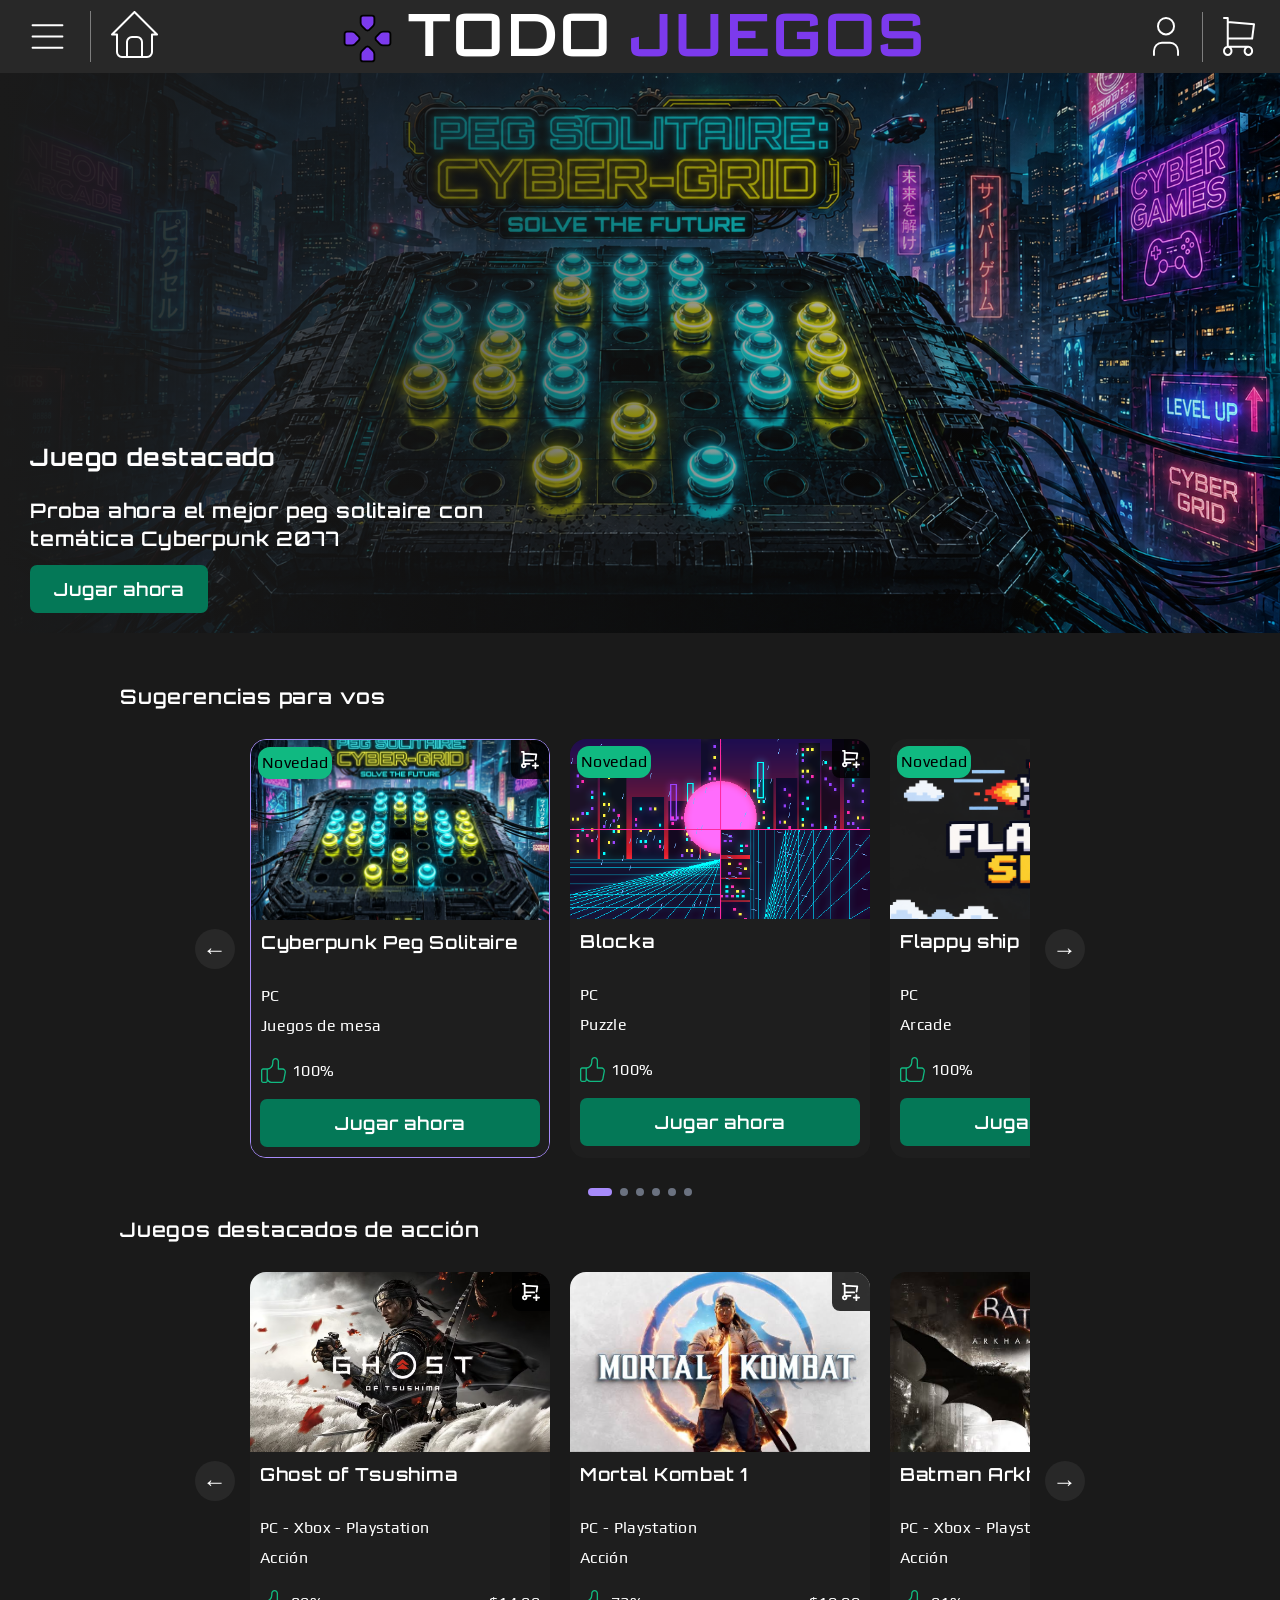
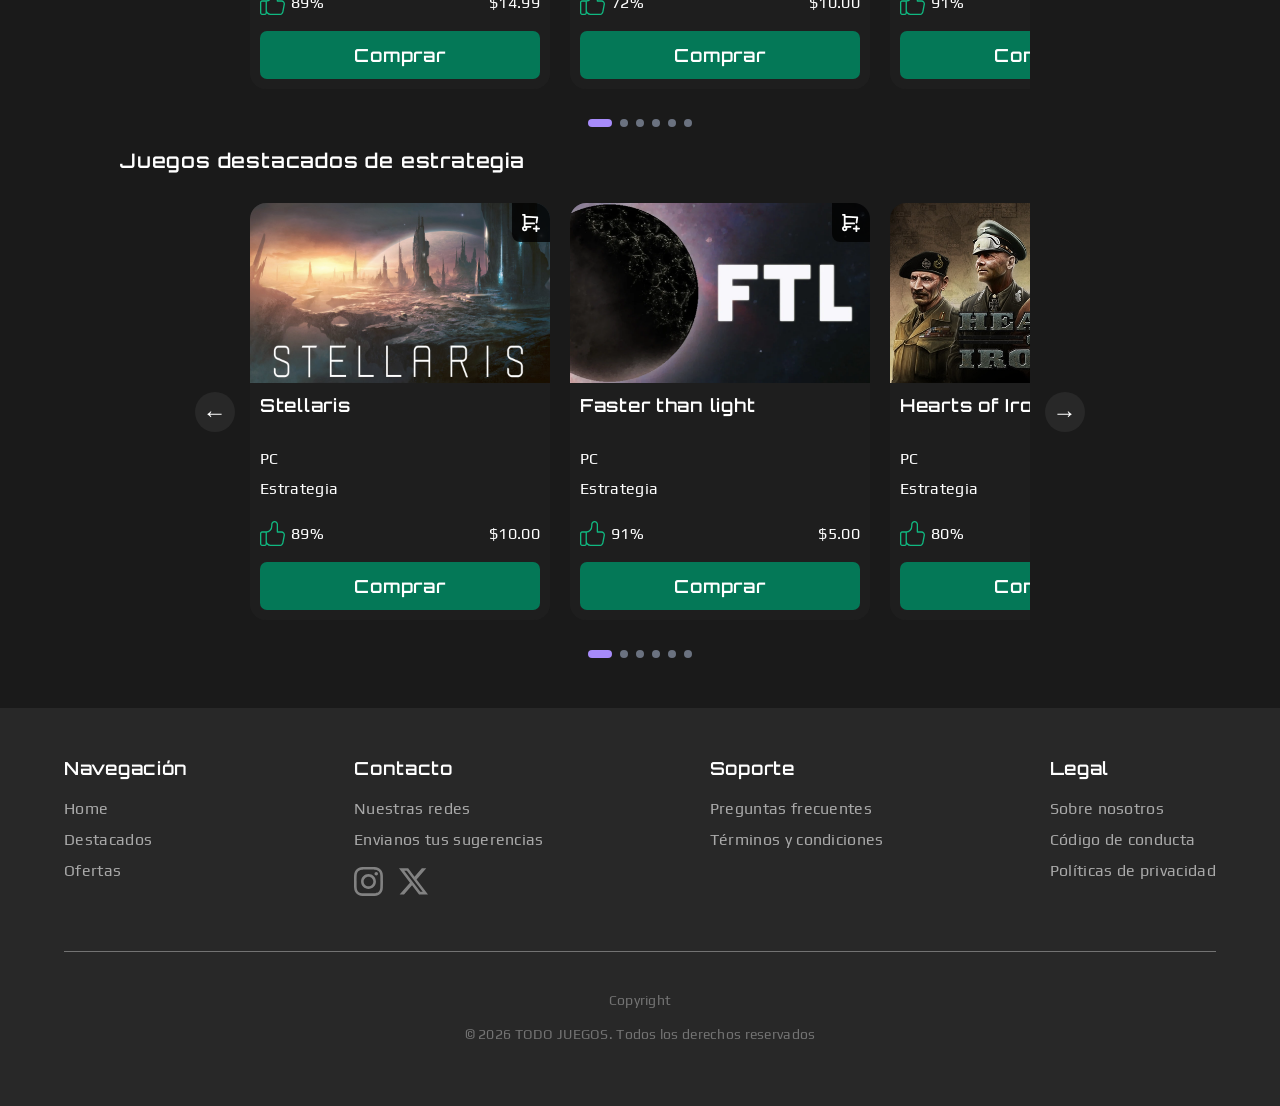
<file: home.html>
<!DOCTYPE html>
<html>
<head>
    <meta charset="UTF-8">
    <meta name="viewport" content="width=device-width, initial-scale=1.0">

    <link rel="preconnect" href="https://fonts.googleapis.com">
    <link rel="preconnect" href="https://fonts.gstatic.com" crossorigin>
    <link href="https://fonts.googleapis.com/css2?family=Play:wght@400;700&display=swap" rel="stylesheet">
    <link href="https://fonts.googleapis.com/css2?family=Orbitron:wght@400..900&display=swap" rel="stylesheet">
    <link href="https://fonts.googleapis.com/css2?family=Science+Gothic:wght@100..900&display=swap" rel="stylesheet">
    <title>Todo Juegos | Home</title>

    <link rel="stylesheet" href="css\globals.css">
    <link rel="stylesheet" href="css\home.css">
    <link rel="stylesheet" href="css\carrusel.css">
    <link rel="stylesheet" href="css\cards.css">
    
</head>



<body class="is-loading">

    <div class="preloader">
        <div class="preloader__content">
            <div class="preloader__spinner"></div>
            <div class="preloader__counter" id="percent">0</div>
            <div class="preloader__bar">
                <div class="preloader__fill"></div>
            </div>
        </div>
    </div>

    <header class="nav-bar">
          <div class="logo-con-menu-y">
              <div class="iconos">
                  <button class="tabler-icon-menu menu-toggle" type="button" aria-label="Abrir menú" aria-expanded="false" aria-controls="menu-overlay">
                      <img class="icono-menu" src="img/header/menu-hamburguesa.svg" alt="" />
                  </button>
                  <img class="linea-separadora" src="img/header/linea-separadora.svg" alt="" />
                  <a href="home.html">
                    <div class="tabler-icon-home"><img class="icono-home" src="img/header/header-home.svg" alt="Inicio" /></div>
                  </a>
                  
              </div>
              <div class="logo">
                  <div class="lucide-gamepad"><img class="logo-icono" src="img/header/logo-dibujo.svg" alt="" /></div>
                  <div class="logo-texto">TODO</div>
                  <div class="logo-insignia">JUEGOS</div>
              </div>
              <div class="perfil">
                  <button class="perfil-toggle" type="button" aria-label="Abrir menú de perfil" aria-expanded="false" aria-controls="perfil-dropdown">
                      <img class="perfil-avatar" src="img/header/perfil-header.svg" alt="" />
                  </button>
                  <div class="perfil-dropdown" id="perfil-dropdown" hidden>
                      <div class="perfil-opcion">Mis juegos</div>
                      <button class="perfil-cerrar-sesion" type="button">Cerrar sesión</button>
                  </div>
                  <img class="linea-separadora" src="img/header/linea-separadora.svg" alt="" />
                  <img class="perfil-flecha" src="img/header/carrito-simple.svg" alt="" />
              </div>
          </div>
    </header>

    <div class="menu-overlay" id="menu-overlay" aria-hidden="true">
        <nav class="menu-panel" aria-label="Menú principal">
            <div class="menu-columna">
                <a href="home.html">
                    <h1>Home</h1>
                </a>      
            </div>
            <div class="menu-columna">
                <h1>Categorias</h1>
            </div>

            <div class="menu-columna">
                <h1>Ofertas</h1>
            </div>

            <div class="menu-columna">
                <h1>Mi perfil</h1>
            </div>
            <div class="menu-columna">
              <h1>Seguinos</h1>
              <div class="menu-social-links">
                <a href="https://x.com" target="_blank" rel="noopener" aria-label="X">
                    <img src="assets/x.svg" alt="">
                </a>
                <a href="https://instagram.com" target="_blank" rel="noopener" aria-label="Instagram">
                    <img src="assets/instagram.svg" alt="">
                </a>
                  
                <a href="https://facebook.com" target="_blank" rel="noopener" aria-label="Facebook">
                    <img src="assets/facebook.svg" alt="">
                </a>
            </div>
          </div>
            <div class="menu-columna">
                <button class="menu-cerrar-sesion" type="button">Cerrar sesión</button>
            </div>
        </nav>
    </div>

    <main>

        <section class="banner-bienvenida" aria-labelledby="banner-titulo">
                <div class="banner-bienvenida__contenido">
                
                    <h2 id="banner-titulo">Juego destacado</h2>
                    <h3>
                        Proba ahora el mejor peg solitaire con temática Cyberpunk 2077
                    </h3>
                    <a href="juego.html">
                        <button type="button" class="boton-primario">
                            Jugar ahora
                        </button>
                    </a>
                </div>
            </section>


        <div class="contenedor-padding-home">
              
            <section class="carrusel-seccion carrusel-seccion--sugerencias" aria-labelledby="sugerencias-titulo">
                <h3 id="sugerencias-titulo">Sugerencias para vos</h3>
                <div class="carrusel">
                    <button class="carrusel-anterior" type="button" aria-label="Anterior">←</button>
                    <div class="carrusel-ventana">
                        <div class="carrusel-contenido">
                            <div class="card" id="peg-solitaire">
                                <div class="card-imagen-contenedor">
                                    <img src="img/cards/juegos/Cyberpunk peg solitaire.png" alt="Cyberpunk peg solitaire">
                                    <div class="card-badge">
                                        <p class="texto-sin-margen">Novedad</p>
                                    </div>
                                    <div class="card-carrito">
                                        <img src="img/cards/carrito.svg" alt="">
                                    </div>
                                </div>
                                <div class="card-info">
                                    <div class="card-texto">
                                        <h4 class="texto-sin-margen">Cyberpunk Peg Solitaire</h4>
                                        <p class="texto-sin-margen">PC</p>
                                        <p class="texto-sin-margen">Juegos de mesa</p>
                                    </div>
                                    <div class="card-valoracion-fila">
                                        <div class="card-valoracion">
                                            <img class="card-valoracion-icono" src="img/cards/card-like.svg" alt="">
                                            <span>100%</span>
                                        </div>
                                    </div>
                                    <a href="juego.html">
                                        <button type="button" class="boton-primario">
                                            Jugar ahora
                                        </button>
                                    </a>
                                </div>
                            </div>

                            <div class="card">
                                <div class="card-imagen-contenedor">
                                    <img src="img/blocka/cyberpunk_blocka.png" alt="Blocka">
                                    <div class="card-badge">
                                        <p class="texto-sin-margen">Novedad</p>
                                    </div>
                                    <div class="card-carrito">
                                        <img src="img/cards/carrito.svg" alt="">
                                    </div>
                                </div>
                                <div class="card-info">
                                    <div class="card-texto">
                                        <h4 class="texto-sin-margen">Blocka</h4>
                                        <p class="texto-sin-margen">PC</p>
                                        <p class="texto-sin-margen">Puzzle</p>
                                    </div>
                                    <div class="card-valoracion-fila">
                                        <div class="card-valoracion">
                                            <img class="card-valoracion-icono" src="img/cards/card-like.svg" alt="">
                                            <span>100%</span>
                                        </div>
                                    </div>
                                    <a href="blocka.html">
                                        <button type="button" class="boton-primario">
                                            Jugar ahora
                                        </button>
                                    </a>
                                </div>
                            </div>

                            <div class="card">
                                <div class="card-imagen-contenedor">
                                    <img src="img/flappy/logo.png" alt="Flappy ship">
                                    <div class="card-badge">
                                        <p class="texto-sin-margen">Novedad</p>
                                    </div>
                                    <div class="card-carrito">
                                        <img src="img/cards/carrito.svg" alt="">
                                    </div>
                                </div>
                                <div class="card-info">
                                    <div class="card-texto">
                                        <h4 class="texto-sin-margen">Flappy ship</h4>
                                        <p class="texto-sin-margen">PC</p>
                                        <p class="texto-sin-margen">Arcade</p>
                                    </div>
                                    <div class="card-valoracion-fila">
                                        <div class="card-valoracion">
                                            <img class="card-valoracion-icono" src="img/cards/card-like.svg" alt="">
                                            <span>100%</span>
                                        </div>
                                    </div>
                                    <a href="flappy.html">
                                        <button type="button" class="boton-primario">
                                            Jugar ahora
                                        </button>
                                    </a>
                                </div>
                            </div>

                            <div class="card">
                                <div class="card-imagen-contenedor">
                                    <img src="img/cards/juegos/fallout3.avif" alt="Fallout 3">
                                    <div class="card-carrito">
                                        <img src="img/cards/carrito.svg" alt="">
                                    </div>
                                </div>
                                <div class="card-info">
                                    <div class="card-texto">
                                        <h4 class="texto-sin-margen">Fallout 3</h4>
                                        <p class="texto-sin-margen">PC</p>
                                        <p class="texto-sin-margen">RPG</p>
                                    </div>
                                    <div class="card-valoracion-fila">
                                        <div class="card-valoracion">
                                            <img class="card-valoracion-icono" src="img/cards/card-like.svg" alt="">
                                            <span>80%</span>
                                        </div>
                                        <span>$10.00</span>
                                    </div>
                                    <button class="boton-primario" type="button">Comprar</button>
                                </div>
                            </div>

                            <div class="card">
                                <div class="card-imagen-contenedor">
                                    <img src="img/cards/juegos/Jason_and_Lucia_Robbery_With_Logo_landscape.0sjdgaq91u2yn.avif" alt="GTA 6">
                                    <div class="card-carrito">
                                        <img src="img/cards/carrito.svg" alt="">
                                    </div>
                                </div>
                                <div class="card-info">
                                    <div class="card-texto">
                                        <h4 class="texto-sin-margen">Grand Theft Auto 6 Definitive Edition, Full edition</h4>
                                        <p class="texto-sin-margen">PC - Xbox - Playstation</p>
                                        <p class="texto-sin-margen">Acción</p>
                                    </div>
                                    <div class="card-valoracion-fila">
                                        <div class="card-valoracion">
                                            <img class="card-valoracion-icono" src="img/cards/card-like.svg" alt="">
                                            <span>90%</span>
                                        </div>
                                        <span>$20.00</span>
                                    </div>
                                    <button class="boton-primario" type="button">Comprar</button>
                                </div>
                            </div>

                            <div class="card">
                                <div class="card-imagen-contenedor">
                                    <img src="img/cards/juegos/ck4.jpg" alt="Crusader Kings 4">
                                    <div class="card-carrito">
                                        <img src="img/cards/carrito.svg" alt="">
                                    </div>
                                </div>
                                <div class="card-info">
                                    <div class="card-texto">
                                        <h4 class="texto-sin-margen">Crusader Kings 4</h4>
                                        <p class="texto-sin-margen">PC</p>
                                        <p class="texto-sin-margen">Estrategia</p>
                                    </div>
                                    <div class="card-valoracion-fila">
                                        <div class="card-valoracion">
                                            <img class="card-valoracion-icono" src="img/cards/card-like.svg" alt="">
                                            <span>83%</span>
                                        </div>
                                        <span>$20.00</span>
                                    </div>
                                    <button class="boton-primario" type="button">Comprar</button>
                                </div>
                            </div>

                            </div>
                        </div>
                    <button class="carrusel-siguiente" type="button" aria-label="Siguiente">→</button>
                    </div>
                <div class="carrusel-indicador" role="img" aria-label="Posición 1 de 5"></div>
            </section>

            <section class="carrusel-seccion carrusel-seccion--accion" aria-labelledby="juegos-accion-titulo">
                <h3 id="juegos-accion-titulo">Juegos destacados de acción</h3>
                <div class="carrusel">
                    <button class="carrusel-anterior" type="button" aria-label="Anterior">
                        ←
                    </button>

                    <div class="carrusel-ventana">
                        <div class="carrusel-contenido">
                            <div class="card">
                                <div class="card-imagen-contenedor">
                                    <img src="img/cards/juegos/ghostoftsushima.avif" alt="Ghost of Tsushima">
                                    <div class="card-carrito">
                                        <img src="img/cards/carrito.svg" alt="">
                                    </div>
                                </div>
                                <div class="card-info">
                                    <div class="card-texto">
                                        <h4 class="texto-sin-margen">Ghost of Tsushima</h4>
                                        <p class="texto-sin-margen">PC - Xbox - Playstation</p>
                                        <p class="texto-sin-margen">Acción</p>
                                    </div>
                                    <div class="card-valoracion-fila">
                                        <div class="card-valoracion">
                                            <img class="card-valoracion-icono" src="img/cards/card-like.svg" alt="">
                                            <span>89%</span>
                                        </div>
                                        <span>$14.99</span>
                                    </div>
                                    <button class="boton-primario" type="button">Comprar</button>
                                </div>
                            </div>

                            <div class="card">
                                <div class="card-imagen-contenedor">
                                    <img src="img/cards/juegos/mk1.jfif" alt="Mortal Kombat 1">
                                    <div class="card-carrito">
                                        <img src="img/cards/carrito.svg" alt="">
                                    </div>
                                </div>
                                <div class="card-info">
                                    <div class="card-texto">
                                        <h4 class="texto-sin-margen">Mortal Kombat 1</h4>
                                        <p class="texto-sin-margen">PC - Playstation</p>
                                        <p class="texto-sin-margen">Acción</p>
                                    </div>
                                    <div class="card-valoracion-fila">
                                        <div class="card-valoracion">
                                            <img class="card-valoracion-icono" src="img/cards/card-like.svg" alt="">
                                            <span>72%</span>
                                        </div>
                                        <span>$10.00</span>
                                    </div>
                                    <button class="boton-primario" type="button">Comprar</button>
                                </div>
                            </div>

                            <div class="card">
                                <div class="card-imagen-contenedor">
                                    <img src="img/cards/juegos/Batman AK.jfif" alt="Batman Arkham Knight">
                                    <div class="card-carrito">
                                        <img src="img/cards/carrito.svg" alt="">
                                    </div>
                                </div>
                                <div class="card-info">
                                    <div class="card-texto">
                                        <h4 class="texto-sin-margen">Batman Arkham Knight</h4>
                                        <p class="texto-sin-margen">PC - Xbox - Playstation</p>
                                        <p class="texto-sin-margen">Acción</p>
                                    </div>
                                    <div class="card-valoracion-fila">
                                        <div class="card-valoracion">
                                            <img class="card-valoracion-icono" src="img/cards/card-like.svg" alt="">
                                            <span>91%</span>
                                        </div>
                                        <span>$14.99</span>
                                    </div>
                                    <button class="boton-primario" type="button">Comprar</button>
                                </div>
                            </div>

                            <div class="card">
                                <div class="card-imagen-contenedor">
                                    <img src="img/cards/juegos/re4.png" alt="Resident Evil 4 Remake">
                                    <div class="card-carrito">
                                        <img src="img/cards/carrito.svg" alt="">
                                    </div>
                                </div>
                                <div class="card-info">
                                    <div class="card-texto">
                                        <h4 class="texto-sin-margen">Resident Evil 4 Remake</h4>
                                        <p class="texto-sin-margen">PC - Xbox - Playstation</p>
                                        <p class="texto-sin-margen">Acción</p>
                                    </div>
                                    <div class="card-valoracion-fila">
                                        <div class="card-valoracion">
                                            <img class="card-valoracion-icono" src="img/cards/card-like.svg" alt="">
                                            <span>90%</span>
                                        </div>
                                        <span>$20.00</span>
                                    </div>
                                    <button class="boton-primario" type="button">Comprar</button>
                                </div>
                            </div>

                            <div class="card">
                                <div class="card-imagen-contenedor">
                                    <img src="img/cards/juegos/devil-may-cry-5-w422eq37u74ho9tm.jpg" alt="Devil May Cry 5">
                                    <div class="card-carrito">
                                        <img src="img/cards/carrito.svg" alt="">
                                    </div>
                                </div>
                                <div class="card-info">
                                    <div class="card-texto">
                                        <h4 class="texto-sin-margen">Devil May Cry 5</h4>
                                        <p class="texto-sin-margen">PC - Xbox - Playstation</p>
                                        <p class="texto-sin-margen">Acción</p>
                                    </div>
                                    <div class="card-valoracion-fila">
                                        <div class="card-valoracion">
                                            <img class="card-valoracion-icono" src="img/cards/card-like.svg" alt="">
                                            <span>85%</span>
                                        </div>
                                    </div>
                                    <button class="boton-primario" type="button">Jugar</button>
                                </div>
                            </div>

                            <div class="card"> 
                                <div class="card-imagen-contenedor">
                                    <img src="img/cards/juegos/sleepingdogs.jfif">
                                    <div class="card-carrito">
                                        <img  src="img/cards/carrito.svg">
                                    </div>
                                </div>
                        
                                <div class="card-info">

                                    <div class="card-texto">

                                        <h4 class="texto-sin-margen">Sleeping Dogs</h4>

                                        <p class="texto-sin-margen">PC</p>

                                        <p class="texto-sin-margen">Acción</p>

                                        <div class="card-valoracion-fila">

                                            <div class="card-valoracion">
                                                <img class="card-valoracion-icono" src="img/cards/card-dislike.svg">
                                                <span>52%</span>

                                            </div>

                                            <span>$14.99</span>
                                        </div>

                                </div>

                                <button class="boton-primario" type="button">Comprar</button>
                            </div>
                        </div>
                    </div>

                    </div>

                    <button class="carrusel-siguiente" type="button" aria-label="Siguiente">
                        →
                    </button>
                </div>
                <div class="carrusel-indicador" role="img" aria-label="Posición 1 de 6"></div>
            </section>

            <section class="carrusel-seccion carrusel-seccion--estrategia" aria-labelledby="juegos-estrategia-titulo">
                <h3 id="juegos-estrategia-titulo">Juegos destacados de estrategia</h3>
                <div class="carrusel">
                    <button class="carrusel-anterior" type="button" aria-label="Anterior">←</button>
                                        <div class="carrusel-ventana">
                        <div class="carrusel-contenido">
                            <div class="card">
                                <div class="card-imagen-contenedor">
                                    <img src="img/cards/juegos/stellaris.jpg" alt="Stellaris">
                                    <div class="card-carrito">
                                        <img src="img/cards/carrito.svg" alt="">
                                    </div>
                                </div>
                                <div class="card-info">
                                    <div class="card-texto">
                                        <h4 class="texto-sin-margen">Stellaris</h4>
                                        <p class="texto-sin-margen">PC</p>
                                        <p class="texto-sin-margen">Estrategia</p>
                                    </div>
                                    <div class="card-valoracion-fila">
                                        <div class="card-valoracion">
                                            <img class="card-valoracion-icono" src="img/cards/card-like.svg" alt="">
                                            <span>89%</span>
                                        </div>
                                        <span>$10.00</span>
                                    </div>
                                    <button class="boton-primario" type="button">Comprar</button>
                                </div>
                            </div>

                            <div class="card">
                                <div class="card-imagen-contenedor">
                                    <img src="img/cards/juegos/ftl.webp" alt="Faster than light">
                                    <div class="card-carrito">
                                        <img src="img/cards/carrito.svg" alt="">
                                    </div>
                                </div>
                                <div class="card-info">
                                    <div class="card-texto">
                                        <h4 class="texto-sin-margen">Faster than light</h4>
                                        <p class="texto-sin-margen">PC</p>
                                        <p class="texto-sin-margen">Estrategia</p>
                                    </div>
                                    <div class="card-valoracion-fila">
                                        <div class="card-valoracion">
                                            <img class="card-valoracion-icono" src="img/cards/card-like.svg" alt="">
                                            <span>91%</span>
                                        </div>
                                        <span>$5.00</span>
                                    </div>
                                    <button class="boton-primario" type="button">Comprar</button>
                                </div>
                            </div>

                            <div class="card">
                                <div class="card-imagen-contenedor">
                                    <img src="img/cards/juegos/hearts-of-iron-iv-deutsche-cut-pc-mac-game-steam-germany-cover.jpg" alt="Hearts of Iron IV">
                                    <div class="card-carrito">
                                        <img src="img/cards/carrito.svg" alt="">
                                    </div>
                                </div>
                                <div class="card-info">
                                    <div class="card-texto">
                                        <h4 class="texto-sin-margen">Hearts of Iron IV</h4>
                                        <p class="texto-sin-margen">PC</p>
                                        <p class="texto-sin-margen">Estrategia</p>
                                    </div>
                                    <div class="card-valoracion-fila">
                                        <div class="card-valoracion">
                                            <img class="card-valoracion-icono" src="img/cards/card-like.svg" alt="">
                                            <span>80%</span>
                                        </div>
                                        <span>$5.00</span>
                                    </div>
                                    <button class="boton-primario" type="button">Comprar</button>
                                </div>
                            </div>

                            <div class="card">
                                <div class="card-imagen-contenedor">
                                    <img src="img/cards/juegos/civ v.jpg" alt="Civilization V">
                                    <div class="card-carrito">
                                        <img src="img/cards/carrito.svg" alt="">
                                    </div>
                                </div>
                                <div class="card-info">
                                    <div class="card-texto">
                                        <h4 class="texto-sin-margen">Civilization V</h4>
                                        <p class="texto-sin-margen">PC</p>
                                        <p class="texto-sin-margen">Estrategia</p>
                                    </div>
                                    <div class="card-valoracion-fila">
                                        <div class="card-valoracion">
                                            <img class="card-valoracion-icono" src="img/cards/card-like.svg" alt="">
                                            <span>90%</span>
                                        </div>
                                        
                                    </div>
                                    <button class="boton-primario" type="button">Jugar</button>
                                </div>
                            </div>

                            <div class="card">
                                <div class="card-imagen-contenedor">
                                    <img src="img/cards/juegos/sc2.jpg" alt="Starcraft 2">
                                    <div class="card-carrito">
                                        <img src="img/cards/carrito.svg" alt="">
                                    </div>
                                </div>
                                <div class="card-info">
                                    <div class="card-texto">
                                        <h4 class="texto-sin-margen">Starcraft 2</h4>
                                        <p class="texto-sin-margen">PC</p>
                                        <p class="texto-sin-margen">Estrategia</p>
                                    </div>
                                    <div class="card-valoracion-fila">
                                        <div class="card-valoracion">
                                            <img class="card-valoracion-icono" src="img/cards/card-like.svg" alt="">
                                            <span>85%</span>
                                        </div>
                                        <span>$5.00</span>
                                    </div>
                                    <button class="boton-primario" type="button">Comprar</button>
                                </div>
                            </div>

                            <div class="card"> 
                                <div class="card-imagen-contenedor">
                                    <img src="img/cards/juegos/sleepingdogs.jfif">
                                    <div class="card-carrito">
                                        <img  src="img/cards/carrito.svg">
                                    </div>
                                </div>
                        
                                <div class="card-info">

                                    <div class="card-texto">

                                        <h4 class="texto-sin-margen">Sleeping Dogs</h4>

                                        <p class="texto-sin-margen">PC</p>

                                        <p class="texto-sin-margen">Acción</p>

                                        <div class="card-valoracion-fila">

                                            <div class="card-valoracion">
                                                <img class="card-valoracion-icono" src="img/cards/card-dislike.svg">
                                                <span>52%</span>

                                            </div>

                                            <span>$14.99</span>
                                        </div>

                                </div>

                                <button class="boton-primario" type="button">Comprar</button>
                            </div>
                        </div>
                    </div>
                    </div>
                    <button class="carrusel-siguiente" type="button" aria-label="Siguiente">→</button>
                </div>
                <div class="carrusel-indicador" role="img" aria-label="Posición 1 de 6"></div>
            </section>

                

        </div>  
    </main>
   
    



    <footer>
        <div class="footer-container">
            
            <div class="footer-col">
                <h4 class="footer-heading">Navegación</h4>
                <ul class="footer-links">
                    <li><a href="home.html">Home</a></li>
                    <li><a href="#">Destacados</a></li>
                    <li><a href="#">Ofertas</a></li>
                </ul>
            </div>

            <div class="footer-col">
                <h4 class="footer-heading">Contacto</h4>
                <ul class="footer-links">
                    <li><a href="#">Nuestras redes</a></li>
                    <li><a href="#">Envianos tus sugerencias</a></li>
                    <div class="social-icons">
                        <a href="https://instagram.com" class="social-link" target="_blank" rel="noopener">
                            <img src="assets/instagram.svg" alt="Instagram" class="social-icon-img">
                        </a>
                        <a href="https://x.com/" class="social-link" target="_blank" rel="noopener">
                            <img src="assets/x.svg" alt="X/Twitter" class="social-icon-img">
                        </a>
                    </div>
                </ul>
            </div>

            <div class="footer-col">
                <h4 class="footer-heading">Soporte</h4>
                <ul class="footer-links">
                    <li><a href="#">Preguntas frecuentes</a></li>
                    <li><a href="#">Términos y condiciones</a></li>
                </ul>
            </div>

            <div class="footer-col">
                <h4 class="footer-heading">Legal</h4>
                <ul class="footer-links">
                    <li><a href="#">Sobre nosotros</a></li>
                    <li><a href="#">Código de conducta</a></li>
                    <li><a href="#">Políticas de privacidad</a></li>
                </ul>
            </div>

            
        </div> 
        <div class="footer-bottom">
            <p>Copyright</p>
            <p>© 2026 TODO JUEGOS. Todos los derechos reservados</p>
        </div>   
    </footer>

    <script src="js/carga.js" defer></script>
    <script src="js/menu.js" defer></script>
    <script src="js/carrusel.js" defer></script>
</body>
</html>
</file>
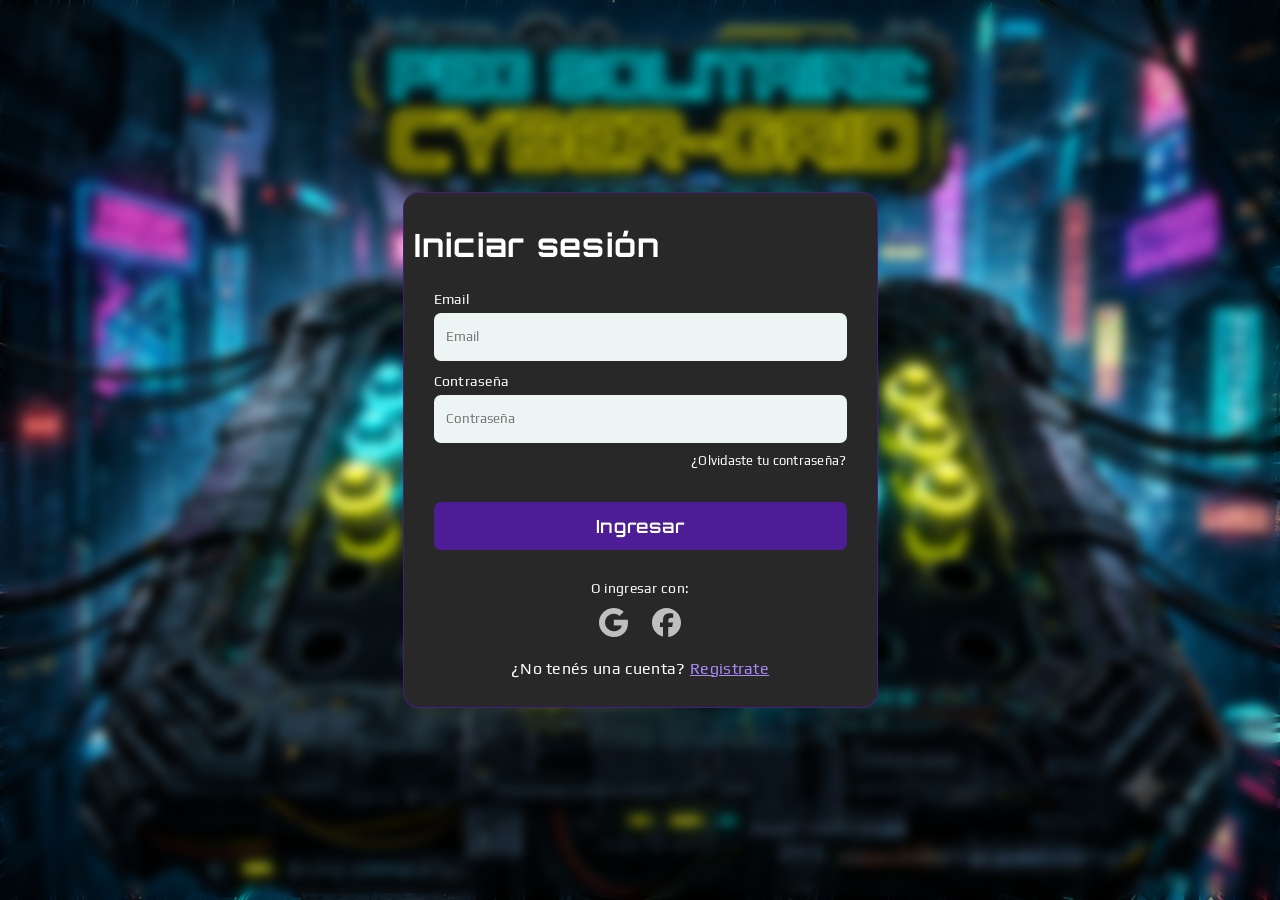
<file: login.html>
<!DOCTYPE html>
<html lang="es">

<head>
    <meta charset="UTF-8">
    <meta name="viewport" content="width=device-width, initial-scale=1.0">
    <link rel="stylesheet" href="css\globals.css">
    <link rel="stylesheet" href="css\login.css">
    <link rel="stylesheet" href="css\forms.css">

    <link rel="preconnect" href="https://fonts.googleapis.com">
    <link rel="preconnect" href="https://fonts.gstatic.com" crossorigin>
    <link href="https://fonts.googleapis.com/css2?family=Play:wght@400;700&display=swap" rel="stylesheet">
    <link href="https://fonts.googleapis.com/css2?family=Orbitron:wght@400..900&display=swap" rel="stylesheet">
    <title>Iniciar sesión - Todo Juegos</title>

    
</head>

<body class="background-body">

    <main class="auth-page">

        <div class="login-form">

            <h1>Iniciar sesión</h1>

            <form id="login-form" action="home.html">

                <label for="email" class="text-secondary">
                    Email
                </label>
                <input type="email" placeholder="Email" name="email" id="email">

                <label for="password" class="text-secondary">
                    Contraseña
                </label>
                <input type="password" placeholder="Contraseña" name="password" id="password" required>

                <a href="#" class="forgot-password">
                    ¿Olvidaste tu contraseña?
                </a>

                <button class="boton-secundario" type="submit">
                    <h4 class="texto-sin-margen">Ingresar</h4>
                </button>

            </form>

            <p class="social-title">
                O ingresar con:
            </p>

            <div class="social-login">

                <a href="home.html" class="social-link social-login-button">
                    <img
                        src="assets/google.svg"
                        alt="Google"
                        class="social-icon-img"
                    >
                </a>

                <a href="home.html" class="social-link social-login-button">
                    <img
                        src="assets/facebook.svg"
                        alt="Facebook"
                        class="social-icon-img"
                    >
                </a>

            </div>

            <p class="register">
                ¿No tenés una cuenta?
                <a href="registro.html">Registrate</a>
            </p>

        </div>

    </main>

    <script src="js/login.js"></script>

</body>

</html>
</file>
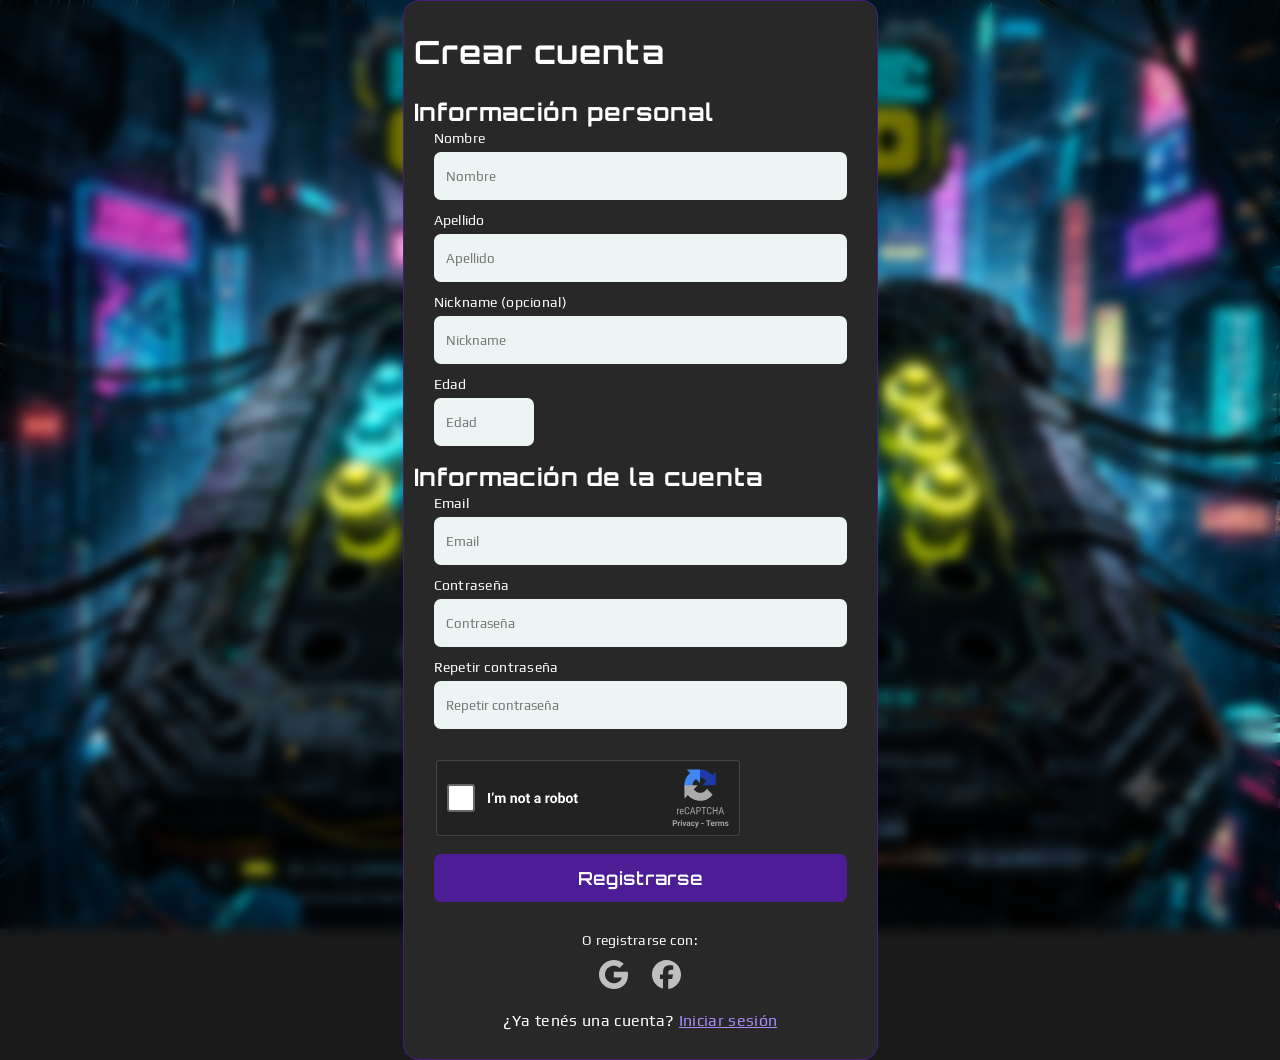
<file: registro.html>
<!DOCTYPE html>
<html lang="es">

<head>
    <meta charset="UTF-8">
    <meta name="viewport" content="width=device-width, initial-scale=1.0">
    <link rel="stylesheet" href="css\globals.css">
    <link rel="stylesheet" href="css\registro.css">
    <link rel="stylesheet" href="css\forms.css">

    <link rel="preconnect" href="https://fonts.googleapis.com">
    <link rel="preconnect" href="https://fonts.gstatic.com" crossorigin>
    <link href="https://fonts.googleapis.com/css2?family=Play:wght@400;700&display=swap" rel="stylesheet">
    <link href="https://fonts.googleapis.com/css2?family=Orbitron:wght@400..900&display=swap" rel="stylesheet">

    <title>Crear cuenta - Todo Juegos</title>

    
</head>

<body class="background-body">
    <div class="success-card success-card--hidden" id="success-message">
        <div class="success-card__content">
            <h2 class="success-card__title">¡Registro exitoso!</h2>
            <p class="success-card__message">Tu cuenta ha sido creada correctamente.</p>
            
        </div>

    </div>

    <main class="auth-page">

        <div class="register-form" >

            <h1>Crear cuenta</h1>

            <h2 class="texto-sin-margen">Información personal</h2>

            <form id="register-form" action="home.html" >

                <div class="contenedor-inputs">
                    
                    <label for="nombre" class="text-secondary">
                        Nombre
                    </label>
                    <input type="text" id="nombre" placeholder="Nombre" name="nombre">

                    <label for="apellido" class="text-secondary">
                        Apellido
                    </label>
                    <input type="text" id="apellido" placeholder="Apellido" name="apellido">
                    
                    <label for="nickname" class="text-secondary">
                        Nickname (opcional)
                    </label>
                    <input type="text" id="nickname" placeholder="Nickname" name="nickname">

                    <label for="edad" class="text-secondary">
                        Edad
                    </label>
                    <input type="number" id="edad" placeholder="Edad" name="edad">
                    
                </div>

                <h2 class="texto-sin-margen">Información de la cuenta</h2>

                <div class="contenedor-inputs">
                
                    <label for="register-email" class="text-secondary">
                        Email
                    </label>
                    <input type="email" id="register-email" placeholder="Email" name="email" required>

                    <label for="register-password" class="text-secondary">
                        Contraseña
                    </label>
                    <input type="password" id="register-password" placeholder="Contraseña" name="password" required>

                
                    <label for="repeat-password" class="text-secondary">
                        Repetir contraseña
                    </label>
                    <input type="password" id="repeat-password" placeholder="Repetir contraseña" name="repeat-password" required>

                    
                
                </div>
                
                <div class="captcha-boton">
                    <img src="assets/recaptcha.svg" alt="Captcha" class="captcha">
                

                    <button class="boton-secundario" type="submit">
                        <h4 class="texto-sin-margen">Registrarse</h4>
                    </button>
                </div>
            </form>

            <p class="social-title">
                O registrarse con:
            </p>

            <div class="social-login">

                <a href="home.html" class="social-link social-login-button">
                    <img
                        src="assets/google.svg"
                        alt="Google"
                        class="social-icon-img"
                    >
                </a>

                <a href="home.html" class="social-link social-login-button">
                    <img
                        src="assets/facebook.svg"
                        alt="Facebook"
                        class="social-icon-img"
                    >
                </a>

            </div>

            <p class="register">
                ¿Ya tenés una cuenta?
                <a href="login.html">Iniciar sesión</a>
            </p>

        </div>

    </main>

    <script src="js/registro.js"></script>

</body>

</html>
</file>
<file: css/juego.css>
.content-wrapper {
    width: 100%;
}

.juego-seccion {
    --ancho-ayuda: 350px;
    --separacion-ayuda: 30px;
    --ancho-juego: calc(100% - var(--ancho-ayuda) - var(--separacion-ayuda));
}

.titulo-juego {
    margin-bottom: 20px;
    text-align: center;
    color: #FFFFFF;
    -webkit-text-stroke: 1px rgba(167, 139, 250, 1);
}

.breadcrumbs {
    display: flex;
    align-items: center;
    gap: 10px;
    margin-bottom: 10px;
}

.breadcrumb-inicio {
    display: flex;
    align-items: center;
}

.breadcrumb-inicio img {
    width: 24px;
    height: 24px;
}

.breadcrumb-flecha {
    width: 16px;
    height: 16px;
}

.breadcrumb-item,
.breadcrumb-actual {
    font-size: 14px;
}

.breadcrumb-item {
    color: #ffffff;
    text-decoration: none;
}

.breadcrumb-actual {
    color: #A78BFA;
}

.juego-con-ayuda {
    --alto-hud: 52px;
    
    display: flex;
    align-items: stretch;
    gap: var(--separacion-ayuda);
    margin-top: calc(15px + var(--alto-hud));
}

.hud-panel{
    position: absolute;
    top: calc(0px - var(--alto-hud));
    left: 0;
    display: flex;
    width: 100%;
    min-height: var(--alto-hud);
    flex-direction: row;
    justify-content: space-between;
    align-items: center;
    box-sizing: border-box;
}

.canvas-wrapper {
    display: grid;
    width: min(100%, 1000px, calc(100dvh - 320px));
    /*width: min(1000px, 100%);*/
    max-width: 100%;
    aspect-ratio: 1 / 1;
    margin-inline: auto;
}

.canvas-wrapper > * {
    grid-area: 1 / 1;
    min-width: 0;
    min-height: 0;
}



#game-canvas {
    display: block;
    width: 100%;
    height: 100%;
    margin: auto;
}

.pantalla-inicio,
.pantalla-tipo {
    display: flex;
    width: 100%;
    height: 100%;
    box-sizing: border-box;
    flex-direction: column;
    align-items: center;
    justify-content: center;
    gap: 28px;
    padding: 24px;
    border: 1px solid #3f3f46;
    border-radius: 8px;
    background-color: #171717;
    text-align: center;
}

.pantalla-inicio h1,
.pantalla-tipo h2 {
    margin: 0;
    color: #ffffff;
    font-family: var(--font-title);
}


#tiempo-restante {
    color: #ffffff;
    font-family: var(--font-title);

    font-weight: 700;
    text-shadow: 0 0 8px #a100ff;
    font-variant-numeric: tabular-nums;
}

#timer.timer--urgente {
    color: #ff0055;
    font-weight: bold;
}

.selector-imagen[hidden],
.selector-piezas[hidden],
#resultado-nivel[hidden],
#game-canvas[hidden] {
    display: none;
}

.selector-imagen,
.selector-piezas,
.resultado-nivel {
    display: flex;
    width: 100%;
    height: 100%;
    box-sizing: border-box;
    flex-direction: column;
    justify-content: center;
    gap: 24px;
    padding: 24px;
    border: 1px solid #3f3f46;
    border-radius: 8px;
    background-color: #171717;
}

.resultado-nivel {
    align-items: center;
    text-align: center;
}

.selector-imagen h2,
.selector-piezas h2,
.resultado-nivel h2,
.resultado-nivel p,
.estado-sorteo {
    margin: 0;
    text-align: center;
}

.selector-piezas {
    align-items: center;
    text-align: center;
}

.selector-piezas-subtitulo {
    max-width: 620px;
    margin: 0;
    color: #d4d4d8;
    line-height: 1.5;
}

.selector-piezas-subtitulo strong {
    color: #ff0055;
}

.selector-piezas-botones {
    display: grid;
    width: 100%;
    max-width: 780px;
    grid-template-columns: repeat(3, minmax(0, 1fr));
    gap: 16px;
}

.boton-piezas {
    display: flex;
    flex-direction: column;
    align-items: center;
    gap: 4px;
    padding: 24px 16px;
    border: 2px solid #3f3f46;
    border-radius: 10px;
    background-color: #282828;
    color: #ffffff;
    font-family: var(--font-body);
    cursor: pointer;
    transition: transform 0.2s ease, border-color 0.2s ease, background-color 0.2s ease;
}

.boton-piezas:hover,
.boton-piezas:focus-visible {
    border-color: #A78BFA;
    background-color: #322c4d;
    transform: scale(1.04);
    outline: none;
}

.boton-piezas-cantidad {
    font-family: var(--font-title);
    font-size: 44px;
    font-weight: 700;
    line-height: 1;
    color: #A78BFA;
}

.boton-piezas-layout {
    font-size: 15px;
    color: #d4d4d8;
}

.boton-piezas-dificultad {
    margin-top: 6px;
    font-size: 13px;
    text-transform: uppercase;
    letter-spacing: 0.06em;
    color: #ffffffa6;
}

.resultado-acciones {
    display: flex;
    flex-wrap: wrap;
    justify-content: center;
    gap: 12px;
}

.miniaturas-imagenes {
    position: relative;
    display: grid;
    grid-template-columns: repeat(4, minmax(0, 1fr));
    gap: 12px;
}

.miniatura-imagen {
    position: relative;
    z-index: 0;
    aspect-ratio: 16 / 10;
    min-width: 0;
    margin: 0;
    overflow: hidden;
    border: 2px solid transparent;
    border-radius: 6px;
    background-color: #282828;
    transition: filter 180ms ease, transform 320ms cubic-bezier(0.2, 0.8, 0.2, 1);
}

.miniatura-imagen img {
    display: block;
    width: 100%;
    height: 100%;
    object-fit: cover;
}

.miniatura-imagen.activa {
    filter: brightness(1.15);
    transform: scale(1.10);
}

.miniatura-imagen.seleccionada {
    z-index: 1;
    transform: scale(1.25);
    filter: brightness(1.20);
}

.marco-seleccion {
    position: absolute;
    top: 0;
    left: 0;
    z-index: 2;
    box-sizing: border-box;
    border: 3px solid #A78BFA;
    border-radius: 8px;
    box-shadow: 0 0 0 3px rgba(167, 139, 250, 0.3);
    pointer-events: none;
    transition: transform 320ms cubic-bezier(0.2, 0.8, 0.2, 1);
}

.estado-sorteo {
    color: #d4d4d8;
}

.juego-fondo {
    display: block;
    width: 100%;
    max-height: 750px;
}

.juego {
    position: relative;
    width: var(--ancho-juego);
    min-height: 650px;
    border-radius: 16px;
    box-sizing: border-box;
}

.ayuda {
    width: var(--ancho-ayuda);
    flex-shrink: 0;
    height: auto;
    min-height: 650px;
    box-sizing: border-box;
    background-color: #282828;
    border-radius: 16px;
    padding: 20px;
}

.ayuda-cabecera {
    display: flex;
    align-items: center;
    justify-content: space-between;
}

.ayuda-icono {
    display: flex;
    align-items: center;
    justify-content: center;
    padding: 0;
    border: none;
    background: transparent;
    cursor: pointer;
}

.ayuda-texto p {
    color: #FFFFFF;
    -webkit-text-stroke: 1px rgba(167, 139, 250, 0.25);
    
}
.ayuda-texto p u{
    text-decoration-line: underline; 
    text-decoration-color: #A78BFA;  
}

.juego,
.compartir-valoracion {
    width: var(--ancho-juego);
    max-width: 100%;
    box-sizing: border-box;
}

.compartir-valoracion {
    display: flex;
    align-items: center;
    justify-content: space-between;
    gap: 0;
    height: 80px;
}

.compartir,
.valoracion {
    display: flex;
    align-items: center;
    gap: 15px;
}

.compartir-titulo,
.valoracion-pregunta {
    font-size: 14px;
}

.compartir-icono {
    display: flex;
    align-items: center;
    justify-content: center;
}

.compartir-icono img {
    width: 28px;
    height: 28px;
}

.reacciones {
    display: flex;
    gap: 10px;
}

.informacion-juego {
    margin-top: 70px;
}

.seccion-cabecera {
    display: flex;
    align-items: center;
    gap: 10px;
}

.info-icono {
    width: 32px;
    height: 32px;
}

.descripcion-juego {
    max-width: 700px;
    margin-top: 20px;
}

.inspiracion {
    display: flex;
    flex-direction: column;
    gap: 40px;
    margin-top: 40px;
}

.inspiracion-link a {
    color: inherit;
    text-decoration: none;
}

.inspiracion-link a:hover {
  color: #7C3AED;
  transition: color 0.2s ease-in-out;
}

.comunidad {
    margin-top: 70px;
    padding-bottom: 50px;
}

.comunidad-titulo {
    margin-bottom: 50px;
}

.publicar-comentario {
    margin-bottom: 50px;
}

.subtitulo-comentario {
    margin-bottom: 15px;
}

.comentario-input {
    display: flex;
    flex-direction: column;
    gap: 15px;
}

.usuario-input {
    display: flex;
    align-items: flex-start;
    gap: 10px;
}

.avatar {
    width: 48px;
    height: 48px;
    flex-shrink: 0;
    background-size: cover;
    background-position: center;
    border-radius: 50%;
}

.input-comentarios {
    min-height: 120px;
    flex: 1;
    padding: 16px;
    box-sizing: border-box;
    background-color: #282828;
    border: 1px solid #7a7a7acc;
    border-radius: 12px;
}

.comentario-placeholder {
    color: #ffffffa6;
}

.boton-publicar {
    width: 180px;
    align-self: flex-end;
}

.comentarios {
    display: flex;
    flex-direction: column;
    gap: 10px;
}

.comentario {
    display: flex;
    flex-direction: column;
    gap: 10px;
    padding: 16px 0;
}

.comentario-usuario {
    display: flex;
    align-items: center;
    gap: 10px;
}

.comentario-contenido {
    padding: 16px;
    background-color: #282828;
    border-radius: 12px;
}

.comentario-reacciones {
    display: flex;
    justify-content: flex-end;
    gap: 10px;
}

:is(.boton-reaccion-like, .boton-reaccion-dislike) {
    position: relative;
    width: 36px;
    height: 36px;
    display: flex;
    align-items: center;
    justify-content: center;
    padding: 0;
    border: none;
    background: transparent;
    cursor: pointer;
    transition: background-color 0.3s ease, border-color 0.3s ease, transform 0.2s ease;
}

:is(.boton-reaccion-like, .boton-reaccion-dislike) img {
    position: absolute;
    width: 32px;
    height: 32px;
    transition: opacity 0.25s ease, transform 0.25s ease;
}

:is(.boton-reaccion-like, .boton-reaccion-dislike) .icon--default {
    opacity: 1;
    transform: scale(1);
}

:is(.boton-reaccion-like, .boton-reaccion-dislike) .icon--hover {
    opacity: 0;
    transform: scale(0.75);
}

:is(.boton-reaccion-like, .boton-reaccion-dislike).activo .icon--default {
    opacity: 0;
    transform: scale(0.75);
}

:is(.boton-reaccion-like, .boton-reaccion-dislike).activo .icon--hover {
    opacity: 1;
    transform: scale(1);
}

:is(.boton-reaccion-like, .boton-reaccion-dislike):hover {
  
  border-color: #ff0055;
  color: #ff0055;
  transform: scale(1.05);
}

:is(.boton-reaccion-like, .boton-reaccion-dislike):hover .icon--default {
    opacity: 0;
    transform: scale(0.75) rotate(-8deg);
}

:is(.boton-reaccion-like, .boton-reaccion-dislike):hover .icon--hover {
    opacity: 1;
    transform: scale(1.05);
  animation: heartBeat 0.4s ease-in-out forwards;
}

@keyframes heartBeat {
  0% { transform: scale(0.5); }
  50% { transform: scale(1.3); }
  100% { transform: scale(1); }
}
</file>
